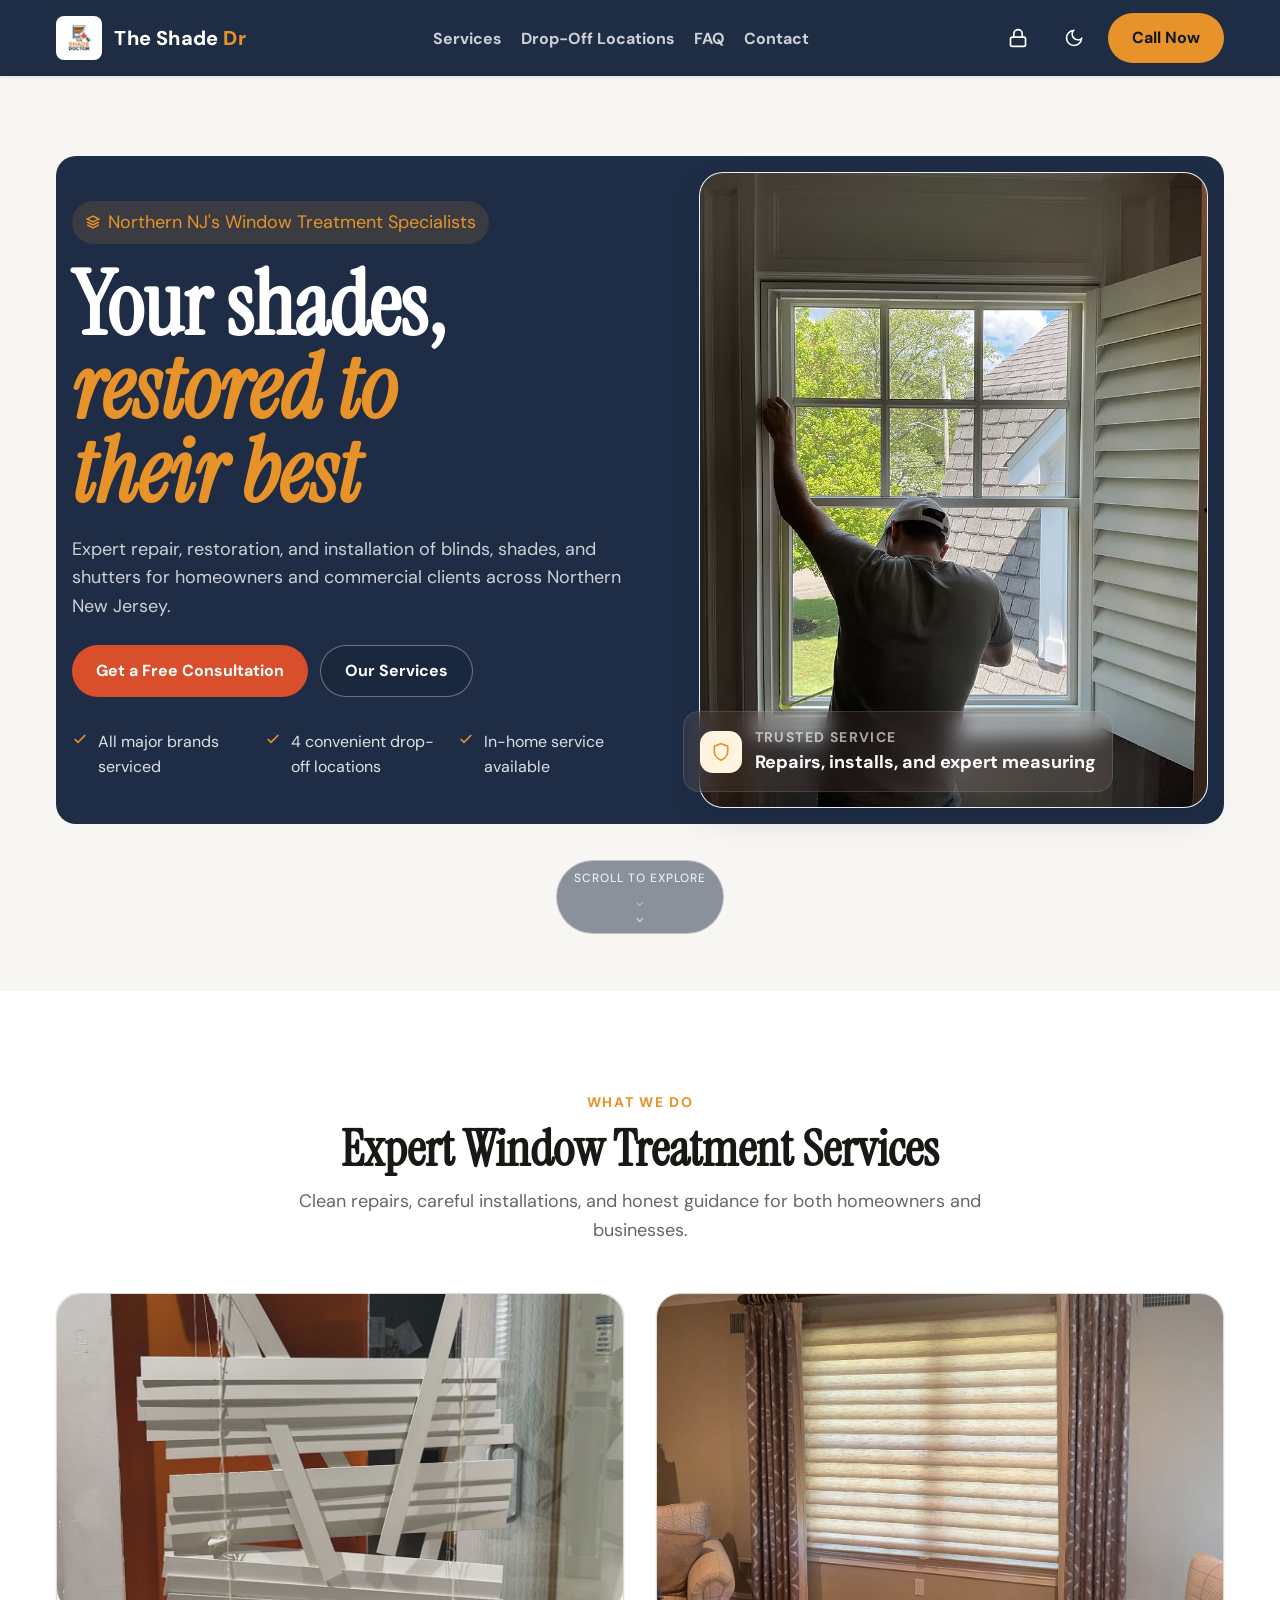
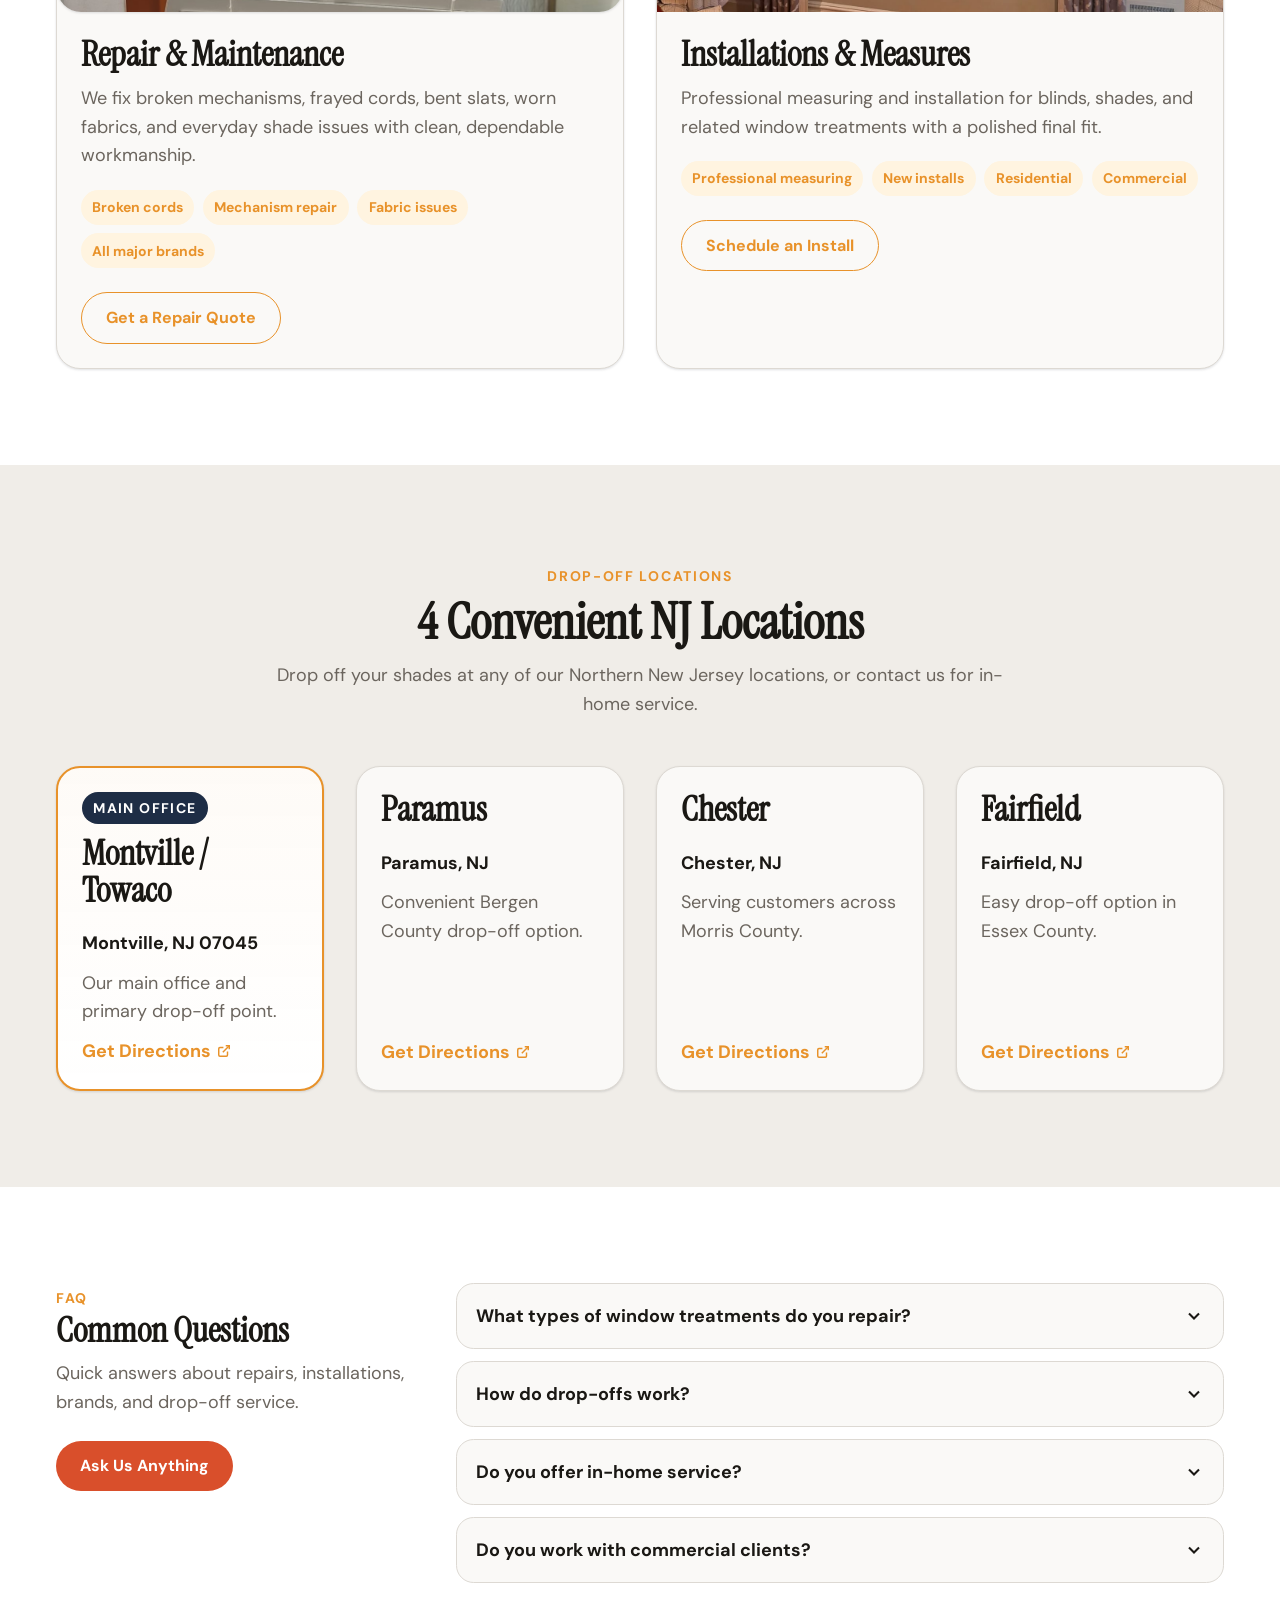
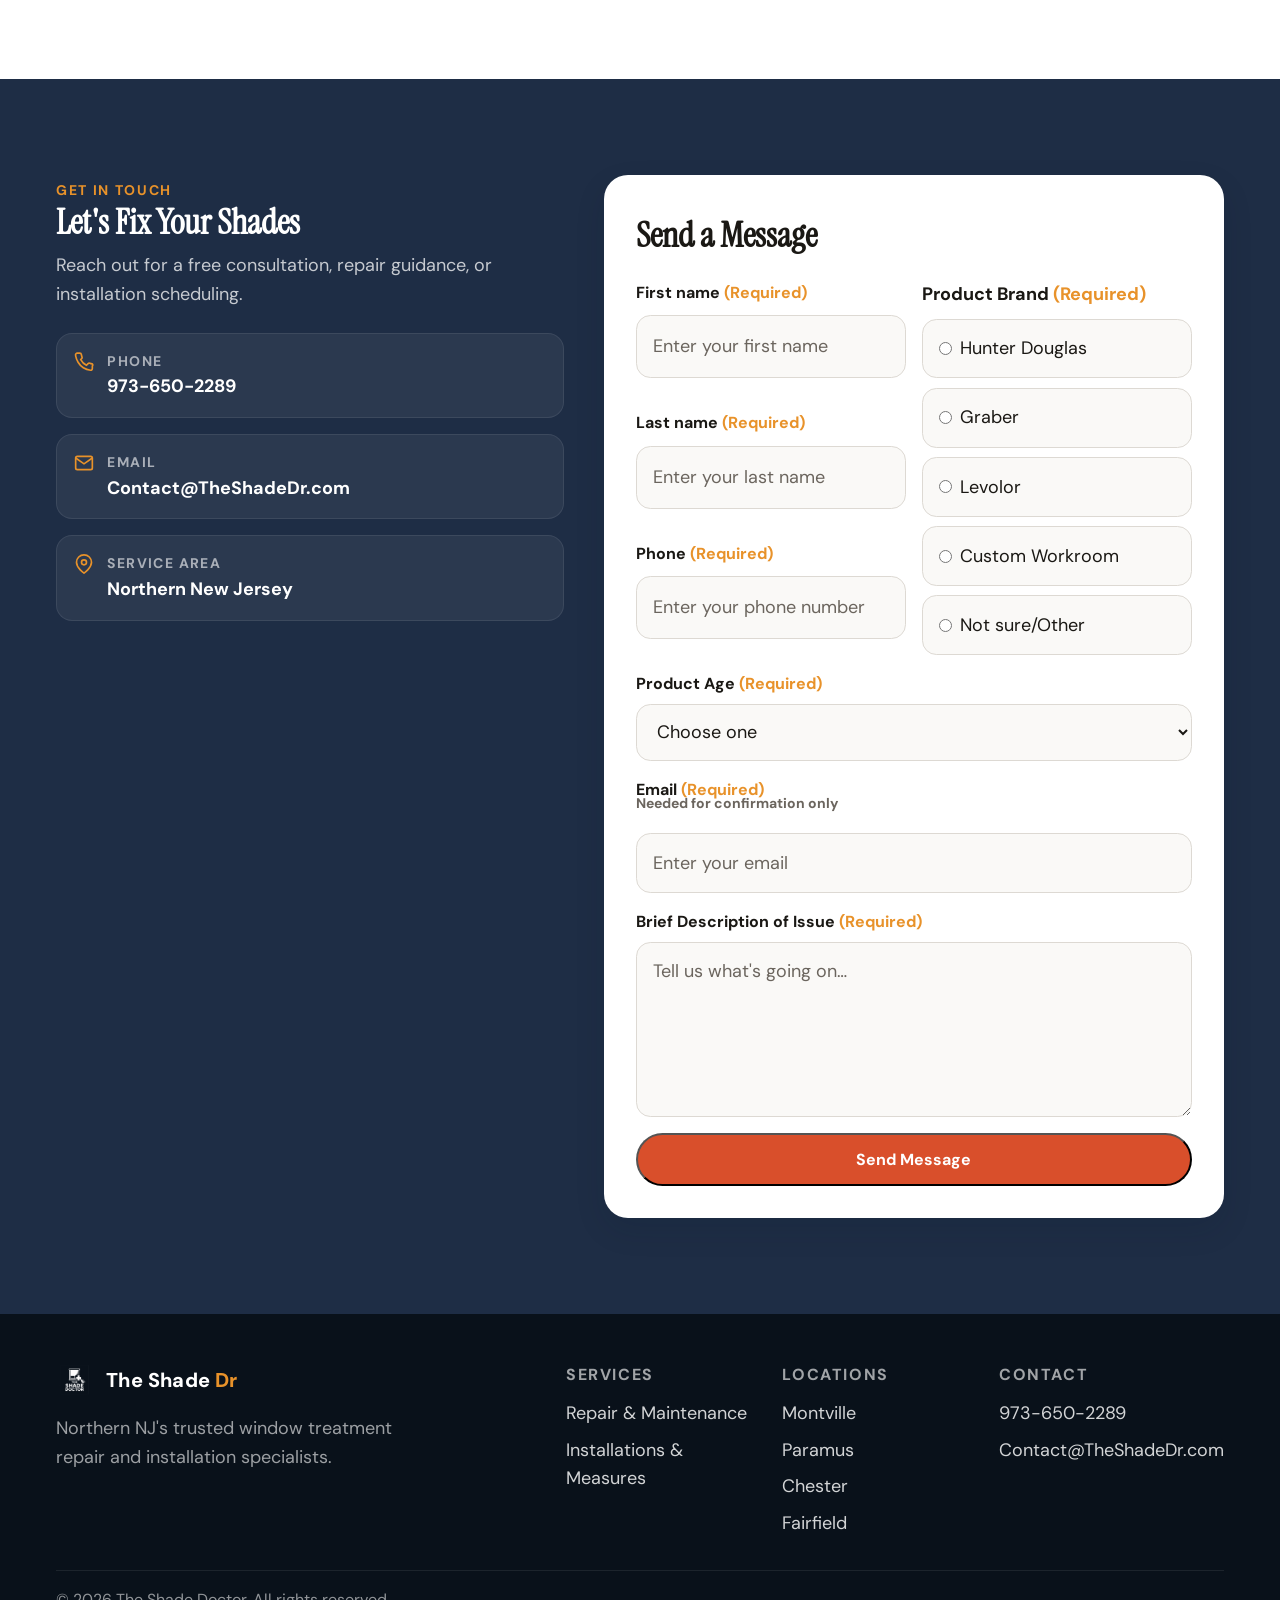
<file: index.html>
<!DOCTYPE html>
<html lang="en" data-theme="light">
<head>
  <meta charset="UTF-8" />
  <meta name="viewport" content="width=device-width, initial-scale=1.0" />
  <title>The Shade Doctor | Window Treatment Repair & Installation</title>
  <meta name="description" content="Window treatment repair and installation in Northern New Jersey." />
  <link rel="preconnect" href="https://fonts.googleapis.com">
  <link rel="preconnect" href="https://fonts.gstatic.com" crossorigin>
  <link href="https://api.fontshare.com/v2/css?f[]=cabinet-grotesk@400,500,700,800&display=swap" rel="stylesheet">
  <link href="https://fonts.googleapis.com/css2?family=Instrument+Serif:ital@0;1&family=DM+Sans:wght@300..700&display=swap" rel="stylesheet">
  <!-- ============ STYLES ============ -->
  <link rel="stylesheet" href="style.css">
</head>
<body>
  <!-- ============ SKIP-TO-CONTENT LINK ============ -->
  <a href="#main" class="sr-only">Skip to content</a>

  <!-- ============ HEADER / NAVIGATION ============ -->
  <header id="header" role="banner">
    <div class="container">
      <div class="header-inner">
        <a href="#hero" class="site-logo" aria-label="The Shade Doctor home">
          <img src="logo.png" alt="The Shade Doctor logo" width="44" height="44" class="logo-mark" loading="eager" decoding="async" style="background:var(--color-surface);border-radius:8px;padding:2px">
          <span class="logo-name">The Shade<span style="color:var(--color-accent)"> Dr</span></span>
        </a>
        <nav aria-label="Primary">
          <ul class="nav-desktop" role="list">
            <li><a href="#services">Services</a></li>
            <li><a href="#locations">Drop-Off Locations</a></li>
            <li><a href="#faq">FAQ</a></li>
            <li><a href="#contact">Contact</a></li>
          </ul>
        </nav>
        <div class="header-actions">
          <button class="lock-toggle" id="lock-toggle" aria-label="Admin Login"><svg width="20" height="20" viewBox="0 0 24 24" fill="none" stroke="currentColor" stroke-width="2"><rect x="3" y="11" width="18" height="11" rx="2" ry="2"/><path d="M7 11V7a5 5 0 0 1 10 0v4"/></svg></button>
          <button class="theme-toggle" data-theme-toggle aria-label="Switch theme"><svg width="20" height="20" viewBox="0 0 24 24" fill="none" stroke="currentColor" stroke-width="2"><path d="M21 12.79A9 9 0 1 1 11.21 3 7 7 0 0 0 21 12.79z"/></svg></button>
          <a href="tel:9736502289" class="btn" style="background:var(--color-accent);color:#0f1923">Call Now</a>
          <button id="menu-toggle" aria-label="Open menu" aria-expanded="false" aria-controls="mobile-menu"><svg width="24" height="24" viewBox="0 0 24 24" fill="none" stroke="currentColor" stroke-width="2"><line x1="3" y1="6" x2="21" y2="6"/><line x1="3" y1="12" x2="21" y2="12"/><line x1="3" y1="18" x2="21" y2="18"/></svg></button>
        </div>
      </div>
    <nav id="mobile-menu" aria-label="Mobile">
      <a href="#services">Services</a>
      <a href="#locations">Drop-Off Locations</a>
      <a href="#faq">FAQ</a>
      <a href="#contact">Contact</a>
      <a href="tel:9736502289" class="btn" style="background:var(--color-accent);color:#0f1923;margin-top:1rem">Call Now</a>
    </nav>
  </header>
  <!-- ============ MAIN CONTENT ============ -->
  <main id="main">
    <!-- ============ HERO SECTION ============ -->
    <section id="hero" aria-labelledby="hero-heading">
      <div class="container">
        <div class="hero-inner">
          <div class="reveal">
            <div class="hero-eyebrow"><svg width="14" height="14" viewBox="0 0 24 24" fill="none" stroke="currentColor" stroke-width="2.5"><path d="M12 2L2 7l10 5 10-5-10-5zM2 17l10 5 10-5M2 12l10 5 10-5"/></svg> Northern NJ's Window Treatment Specialists</div>
            <h1 class="hero-headline" id="hero-heading">Your shades,<br><em>restored to their best</em></h1>
            <p class="hero-sub">Expert repair, restoration, and installation of blinds, shades, and shutters for homeowners and commercial clients across Northern New Jersey.</p>
            <div class="hero-actions">
              <a href="#contact" class="btn btn-primary">Get a Free Consultation</a>
              <a href="#services" class="btn btn-secondary">Our Services</a>
            </div>
            <div class="hero-trust">
              <div class="hero-trust-item"><svg width="16" height="16" viewBox="0 0 24 24" fill="none" stroke="currentColor" stroke-width="2.5"><polyline points="20 6 9 17 4 12"/></svg><span>All major brands serviced</span></div>
              <div class="hero-trust-item"><svg width="16" height="16" viewBox="0 0 24 24" fill="none" stroke="currentColor" stroke-width="2.5"><polyline points="20 6 9 17 4 12"/></svg><span>4 convenient drop-off locations</span></div>
              <div class="hero-trust-item"><svg width="16" height="16" viewBox="0 0 24 24" fill="none" stroke="currentColor" stroke-width="2.5"><polyline points="20 6 9 17 4 12"/></svg><span>In-home service available</span></div>
            </div>
          </div>
          <div class="hero-image-wrap reveal">
            <img src="image1.png" alt="Hero section photo" width="560" height="700" loading="eager" decoding="async" onerror="this.replaceWith((()=>{const d=document.createElement('div');d.className='placeholder';d.style.aspectRatio='4 / 5';d.style.borderRadius='1.5rem';d.innerHTML='<strong>image1.png</strong><span>Hero Section Photo</span><small>Place your image file here</small>';return d;})())">
            <div class="hero-badge">
              <div class="hero-badge-icon"><svg width="20" height="20" viewBox="0 0 24 24" fill="none" stroke="currentColor" stroke-width="2"><path d="M12 22s8-4 8-10V5l-8-3-8 3v7c0 6 8 10 8 10z"/></svg></div>
              <div><div class="hero-badge-label">Trusted Service</div><div class="hero-badge-value">Repairs, installs, and expert measuring</div></div>
            </div>
          </div>
        </div>
      </div>
    </section>

    <div class="scroll-hint">
        <span>Scroll to explore</span>
        <div class="scroll-arrows">
          <span>&#8964;</span>
          <span>&#8964;</span>
        </div>
      </div>

      <br></br>
    <!-- ============ SERVICES SECTION ============ -->
    <section id="services" aria-labelledby="services-heading">
      <div class="container">
        <div class="section-header reveal">
          <span class="label">What We Do</span>
          <h2 id="services-heading">Expert Window Treatment Services</h2>
          <p class="section-sub">Clean repairs, careful installations, and honest guidance for both homeowners and businesses.</p>
        </div>
        <div class="services-grid">
          <article class="service-card reveal">
            <div class="service-img-wrap" id="cycling-image-wrapper">
              <img src="image2.png" alt="Repair and maintenance photo" width="720" height="405" loading="lazy" decoding="async" class="cycling-image" data-image="image2.png" onerror="this.replaceWith((()=>{const d=document.createElement('div');d.className='placeholder';d.style.aspectRatio='16 / 9';d.innerHTML='<strong>image2.png</strong><span>Repair &amp; Maintenance Photo</span><small>Place your image file here</small>';return d;})())">
              <img src="diddybludsreturn.png" alt="Repair and maintenance photo" width="720" height="405" loading="lazy" decoding="async" class="cycling-image fade-out" data-image="diddybludsreturn.png" onerror="this.replaceWith((()=>{const d=document.createElement('div');d.className='placeholder';d.style.aspectRatio='16 / 9';d.innerHTML='<strong>diddybludsreturn.png</strong><span>Repair &amp; Maintenance Photo</span><small>Place your image file here</small>';return d;})())">
            </div>
            <div class="service-body">
              <h3>Repair &amp; Maintenance</h3>
              <p>We fix broken mechanisms, frayed cords, bent slats, worn fabrics, and everyday shade issues with clean, dependable workmanship.</p>
              <div class="service-tags"><span class="service-tag">Broken cords</span><span class="service-tag">Mechanism repair</span><span class="service-tag">Fabric issues</span><span class="service-tag">All major brands</span></div>
              <a href="#contact" class="btn btn-secondary" style="margin-top:1.5rem">Get a Repair Quote</a>
            </div>
          </article>
          <article class="service-card reveal">
            <div class="service-img-wrap"><img src="image3.png" alt="Installations and measures photo" width="720" height="405" loading="lazy" decoding="async" onerror="this.replaceWith((()=>{const d=document.createElement('div');d.className='placeholder';d.style.aspectRatio='16 / 9';d.innerHTML='<strong>image3.png</strong><span>Installations &amp; Measures Photo</span><small>Place your image file here</small>';return d;})())"></div>
            <div class="service-body">
              <h3>Installations &amp; Measures</h3>
              <p>Professional measuring and installation for blinds, shades, and related window treatments with a polished final fit.</p>
              <div class="service-tags"><span class="service-tag">Professional measuring</span><span class="service-tag">New installs</span><span class="service-tag">Residential</span><span class="service-tag">Commercial</span></div>
              <a href="#contact" class="btn btn-secondary" style="margin-top:1.5rem">Schedule an Install</a>
            </div>
          </article>
        </div>
      </div>
    </section>

    <!-- ============ LOCATIONS SECTION ============ -->
    <section id="locations" aria-labelledby="locations-heading">
      <div class="container">
        <div class="section-header reveal">
          <span class="label">Drop-Off Locations</span>
          <h2 id="locations-heading">4 Convenient NJ Locations</h2>
          <p class="section-sub">Drop off your shades at any of our Northern New Jersey locations, or contact us for in-home service.</p>
        </div>
        <div class="locations-grid">
          <article class="location-card featured reveal"><div class="location-badge">Main Office</div><h3>Montville / Towaco</h3><p class="location-addr">Montville, NJ 07045</p><p class="location-note">Our main office and primary drop-off point.</p><a class="location-link" target="_blank" rel="noopener noreferrer" href="https://maps.apple/r/.Mgz3x1cvQb2Uh">Get Directions <svg width="14" height="14" viewBox="0 0 24 24" fill="none" stroke="currentColor" stroke-width="2.5"><path d="M18 13v6a2 2 0 0 1-2 2H5a2 2 0 0 1-2-2V8a2 2 0 0 1 2-2h6"/><polyline points="15 3 21 3 21 9"/><line x1="10" y1="14" x2="21" y2="3"/></svg></a></article>
          <article class="location-card reveal"><h3>Paramus</h3><p class="location-addr">Paramus, NJ</p><p class="location-note">Convenient Bergen County drop-off option.</p><a class="location-link" target="_blank" rel="noopener noreferrer" href="https://maps.apple.com/?q=Paramus,NJ">Get Directions <svg width="14" height="14" viewBox="0 0 24 24" fill="none" stroke="currentColor" stroke-width="2.5"><path d="M18 13v6a2 2 0 0 1-2 2H5a2 2 0 0 1-2-2V8a2 2 0 0 1 2-2h6"/><polyline points="15 3 21 3 21 9"/><line x1="10" y1="14" x2="21" y2="3"/></svg></a></article>
          <article class="location-card reveal"><h3>Chester</h3><p class="location-addr">Chester, NJ</p><p class="location-note">Serving customers across Morris County.</p><a class="location-link" target="_blank" rel="noopener noreferrer" href="https://maps.apple.com/?q=Chester,NJ">Get Directions <svg width="14" height="14" viewBox="0 0 24 24" fill="none" stroke="currentColor" stroke-width="2.5"><path d="M18 13v6a2 2 0 0 1-2 2H5a2 2 0 0 1-2-2V8a2 2 0 0 1 2-2h6"/><polyline points="15 3 21 3 21 9"/><line x1="10" y1="14" x2="21" y2="3"/></svg></a></article>
          <article class="location-card reveal"><h3>Fairfield</h3><p class="location-addr">Fairfield, NJ</p><p class="location-note">Easy drop-off option in Essex County.</p><a class="location-link" target="_blank" rel="noopener noreferrer" href="https://maps.apple.com/?q=Fairfield,NJ">Get Directions <svg width="14" height="14" viewBox="0 0 24 24" fill="none" stroke="currentColor" stroke-width="2.5"><path d="M18 13v6a2 2 0 0 1-2 2H5a2 2 0 0 1-2-2V8a2 2 0 0 1 2-2h6"/><polyline points="15 3 21 3 21 9"/><line x1="10" y1="14" x2="21" y2="3"/></svg></a></article>
        </div>
      </div>
    </section>

    <!-- ============ FAQ SECTION ============ -->
    <section id="faq" aria-labelledby="faq-heading">
      <div class="container">
        <div class="faq-inner">
          <div class="faq-sidebar reveal">
            <span class="label">FAQ</span>
            <h2 id="faq-heading">Common Questions</h2>
            <p>Quick answers about repairs, installations, brands, and drop-off service.</p>
            <a href="#contact" class="btn btn-primary" style="margin-top:1.5rem">Ask Us Anything</a>
          </div>
          <div class="faq-list">
            <div class="faq-item reveal"><button class="faq-question" aria-expanded="false">What types of window treatments do you repair?<svg class="faq-icon" width="20" height="20" viewBox="0 0 24 24" fill="none" stroke="currentColor" stroke-width="2.5"><polyline points="6 9 12 15 18 9"/></svg></button><div class="faq-answer"><p>We repair blinds, shades, shutters, and many common residential and commercial window treatment systems.</p></div></div>
            <div class="faq-item reveal"><button class="faq-question" aria-expanded="false">How do drop-offs work?<svg class="faq-icon" width="20" height="20" viewBox="0 0 24 24" fill="none" stroke="currentColor" stroke-width="2.5"><polyline points="6 9 12 15 18 9"/></svg></button><div class="faq-answer"><p>Bring your item to one of the listed locations and contact us ahead of time so we can confirm timing and next steps.</p></div></div>
            <div class="faq-item reveal"><button class="faq-question" aria-expanded="false">Do you offer in-home service?<svg class="faq-icon" width="20" height="20" viewBox="0 0 24 24" fill="none" stroke="currentColor" stroke-width="2.5"><polyline points="6 9 12 15 18 9"/></svg></button><div class="faq-answer"><p>Yes. In-home service is available for measuring, installations, and situations where removal is difficult.</p></div></div>
            <div class="faq-item reveal"><button class="faq-question" aria-expanded="false">Do you work with commercial clients?<svg class="faq-icon" width="20" height="20" viewBox="0 0 24 24" fill="none" stroke="currentColor" stroke-width="2.5"><polyline points="6 9 12 15 18 9"/></svg></button><div class="faq-answer"><p>Yes. We work with homeowners and commercial clients across Northern New Jersey.</p></div></div>
          </div>
        </div>
      </div>
    </section>

    <!-- ============ CONTACT SECTION ============ -->
    <section id="contact" aria-labelledby="contact-heading">
      <div class="container">
        <div class="contact-inner">
          <div class="contact-info reveal">
            <span class="label">Get in Touch</span>
            <h2 id="contact-heading">Let's Fix Your Shades</h2>
            <p>Reach out for a free consultation, repair guidance, or installation scheduling.</p>
            <div class="contact-details">
              <div class="contact-item"><svg width="20" height="20" viewBox="0 0 24 24" fill="none" stroke="currentColor" stroke-width="2"><path d="M22 16.92v3a2 2 0 0 1-2.18 2 19.79 19.79 0 0 1-8.63-3.07A19.5 19.5 0 0 1 4.9 12.27 19.79 19.79 0 0 1 1.88 3.59 2 2 0 0 1 3.88 1.4h3a2 2 0 0 1 2 1.72c.127.96.361 1.903.7 2.81a2 2 0 0 1-.45 2.11L8.09 9.07a16 16 0 0 0 6.84 6.84l1.93-1.94a2 2 0 0 1 2.11-.45c.907.339 1.85.573 2.81.7A2 2 0 0 1 22 16.92z"/></svg><div><div class="contact-item-label">Phone</div><a class="contact-item-value" href="tel:9736502289">973-650-2289</a></div></div>
              <div class="contact-item"><svg width="20" height="20" viewBox="0 0 24 24" fill="none" stroke="currentColor" stroke-width="2"><path d="M4 4h16c1.1 0 2 .9 2 2v12c0 1.1-.9 2-2 2H4c-1.1 0-2-.9-2-2V6c0-1.1.9-2 2-2z"/><polyline points="22,6 12,13 2,6"/></svg><div><div class="contact-item-label">Email</div><a class="contact-item-value" href="mailto:Contact@TheShadeDr.com">Contact@TheShadeDr.com</a></div></div>
              <div class="contact-item"><svg width="20" height="20" viewBox="0 0 24 24" fill="none" stroke="currentColor" stroke-width="2"><path d="M21 10c0 7-9 13-9 13s-9-6-9-13a9 9 0 0 1 18 0z"/><circle cx="12" cy="10" r="3"/></svg><div><div class="contact-item-label">Service Area</div><div class="contact-item-value">Northern New Jersey</div></div></div>
            </div>
          </div>
          <div class="contact-form-wrap reveal">
            <form class="contact-form">
              <h3>Send a Message</h3>
              <div style="display:grid;grid-template-columns:1fr 1fr;gap:1rem;margin-bottom:1rem">
                <div style="display:grid;gap:1rem">
                  <div class="form-group"><label for="firstName">First name <span style="color:var(--color-accent)">(Required)</span></label><input id="firstName" name="firstName" type="text" placeholder="Enter your first name" required></div>
                  <div class="form-group"><label for="lastName">Last name <span style="color:var(--color-accent)">(Required)</span></label><input id="lastName" name="lastName" type="text" placeholder="Enter your last name" required></div>
                  <div class="form-group"><label for="phone">Phone <span style="color:var(--color-accent)">(Required)</span></label><input id="phone" name="phone" type="tel" placeholder="Enter your phone number" required></div>
                </div>
                <fieldset style="display:grid;gap:.45rem;margin-bottom:0;border:none;padding:0"><legend style="font-weight:700;margin-bottom:.65rem;padding:0">Product Brand <span style="color:var(--color-accent)">(Required)</span></legend><div style="display:grid;gap:.6rem"><div style="padding:.9rem 1rem;border-radius:.9rem;border:1px solid var(--color-border);background:var(--color-surface-2)"><label style="display:flex;align-items:center;gap:.5rem;cursor:pointer;font-weight:400;margin:0"><input type="radio" name="brand" value="Hunter Douglas" style="margin:0" class="brand-select"> Hunter Douglas</label></div><div style="padding:.9rem 1rem;border-radius:.9rem;border:1px solid var(--color-border);background:var(--color-surface-2)"><label style="display:flex;align-items:center;gap:.5rem;cursor:pointer;font-weight:400;margin:0"><input type="radio" name="brand" value="Graber" style="margin:0" class="brand-select"> Graber</label></div><div style="padding:.9rem 1rem;border-radius:.9rem;border:1px solid var(--color-border);background:var(--color-surface-2)"><label style="display:flex;align-items:center;gap:.5rem;cursor:pointer;font-weight:400;margin:0"><input type="radio" name="brand" value="Levolor" style="margin:0" class="brand-select"> Levolor</label></div><div style="padding:.9rem 1rem;border-radius:.9rem;border:1px solid var(--color-border);background:var(--color-surface-2)"><label style="display:flex;align-items:center;gap:.5rem;cursor:pointer;font-weight:400;margin:0"><input type="radio" name="brand" value="Custom Workroom" style="margin:0" class="brand-select"> Custom Workroom</label></div><div style="padding:.9rem 1rem;border-radius:.9rem;border:1px solid var(--color-border);background:var(--color-surface-2)"><label style="display:flex;align-items:center;gap:.5rem;cursor:pointer;font-weight:400;margin:0"><input type="radio" name="brand" value="Not sure/Other" style="margin:0" class="brand-select"> Not sure/Other</label></div></div></fieldset>
              <div class="form-group" id="order-number-group" style="display:none;margin-top:1rem"><label for="orderNumber">Order Number <span style="color:var(--color-accent)">(If Available)</span><p style="font-size:var(--text-xs);color:var(--color-text-muted);margin:-0.65rem 0 .75rem 0">Product Order numbers can typically be found on a sticker on shade headrail or on original paperwork!</p></label><input id="orderNumber" name="orderNumber" type="text" placeholder="Enter order number (if available)"></div>
              </div>
              <div class="form-group"><label for="age">Product Age <span style="color:var(--color-accent)">(Required)</span></label><select id="age" name="age" required><option value="">Choose one</option><option>Under 1 year</option><option>Under 5 years</option><option>5 - 10 years</option><option>10 + years</option><option>Not sure</option></select></div>
              <div class="form-group"><label for="email">Email <span style="color:var(--color-accent)">(Required)</span><p style="font-size:var(--text-xs);color:var(--color-text-muted);margin:-0.65rem 0 .75rem 0">Needed for confirmation only</p></label><input id="email" name="email" type="email" placeholder="Enter your email" required></div>
              <div class="form-group"><label for="issue">Brief Description of Issue <span style="color:var(--color-accent)">(Required)</span></label><textarea id="issue" name="issue" rows="5" placeholder="Tell us what's going on…" required></textarea></div>
              <button type="submit" class="btn btn-primary" style="width:100%">Send Message</button>
            </form>
          </div>
        </div>
      </div>
    </section>
  </main>

  <!-- ============ FOOTER ============ -->
  <footer id="footer" role="contentinfo">
    <div class="container">
      <div class="footer-inner">
        <div>
          <a href="#hero" class="site-logo" style="margin-bottom:1rem"><img src="logo.png" alt="The Shade Doctor logo" width="36" height="36" loading="lazy" decoding="async" style="height:36px;width:auto;object-fit:contain;filter:brightness(0) invert(1)"><span class="logo-name">The Shade<span style="color:var(--color-accent)"> Dr</span></span></a>
          <p style="color:rgba(255,255,255,.6);max-width:30ch">Northern NJ's trusted window treatment repair and installation specialists.</p>
        </div>
        <div class="footer-nav">
          <div class="footer-col"><h4>Services</h4><ul role="list"><li><a href="#services">Repair &amp; Maintenance</a></li><li><a href="#services">Installations &amp; Measures</a></li></ul></div>
          <div class="footer-col"><h4>Locations</h4><ul role="list"><li><a href="#locations">Montville</a></li><li><a href="#locations">Paramus</a></li><li><a href="#locations">Chester</a></li><li><a href="#locations">Fairfield</a></li></ul></div>
          <div class="footer-col"><h4>Contact</h4><ul role="list"><li><a href="tel:9736502289">973-650-2289</a></li><li><a href="mailto:Contact@TheShadeDr.com">Contact@TheShadeDr.com</a></li></ul></div>
        </div>
      </div>
      <div class="footer-bottom">&copy; 2026 The Shade Doctor. All rights reserved.</div>
    </div>
  </footer>

  <!-- ============ PASSWORD MODAL ============ -->
  <div class="modal-overlay" id="password-modal" style="display: none;">
    <div class="modal-content">
      <button class="modal-close" id="modal-close" aria-label="Close modal"><svg width="20" height="20" viewBox="0 0 24 24" fill="none" stroke="currentColor" stroke-width="2"><line x1="18" y1="6" x2="6" y2="18"/><line x1="6" y1="6" x2="18" y2="18"/></svg></button>
      <div class="modal-icon"><svg width="32" height="32" viewBox="0 0 24 24" fill="none" stroke="currentColor" stroke-width="2"><rect x="3" y="11" width="18" height="11" rx="2" ry="2"/><path d="M7 11V7a5 5 0 0 1 10 0v4"/></svg></div>
      <h3>Admin Access</h3>
      <p>Enter password to access orders</p>
      <input type="password" id="admin-password" placeholder="Enter password" autocomplete="off">
      <button class="btn btn-primary" id="password-submit">Unlock</button>
      <p class="password-error" id="password-error">Incorrect password</p>
    </div>
  </div>

  <!-- ============ SCRIPTS ============ -->
  <script src="script.js" defer></script>
</body>
</html>
</file>
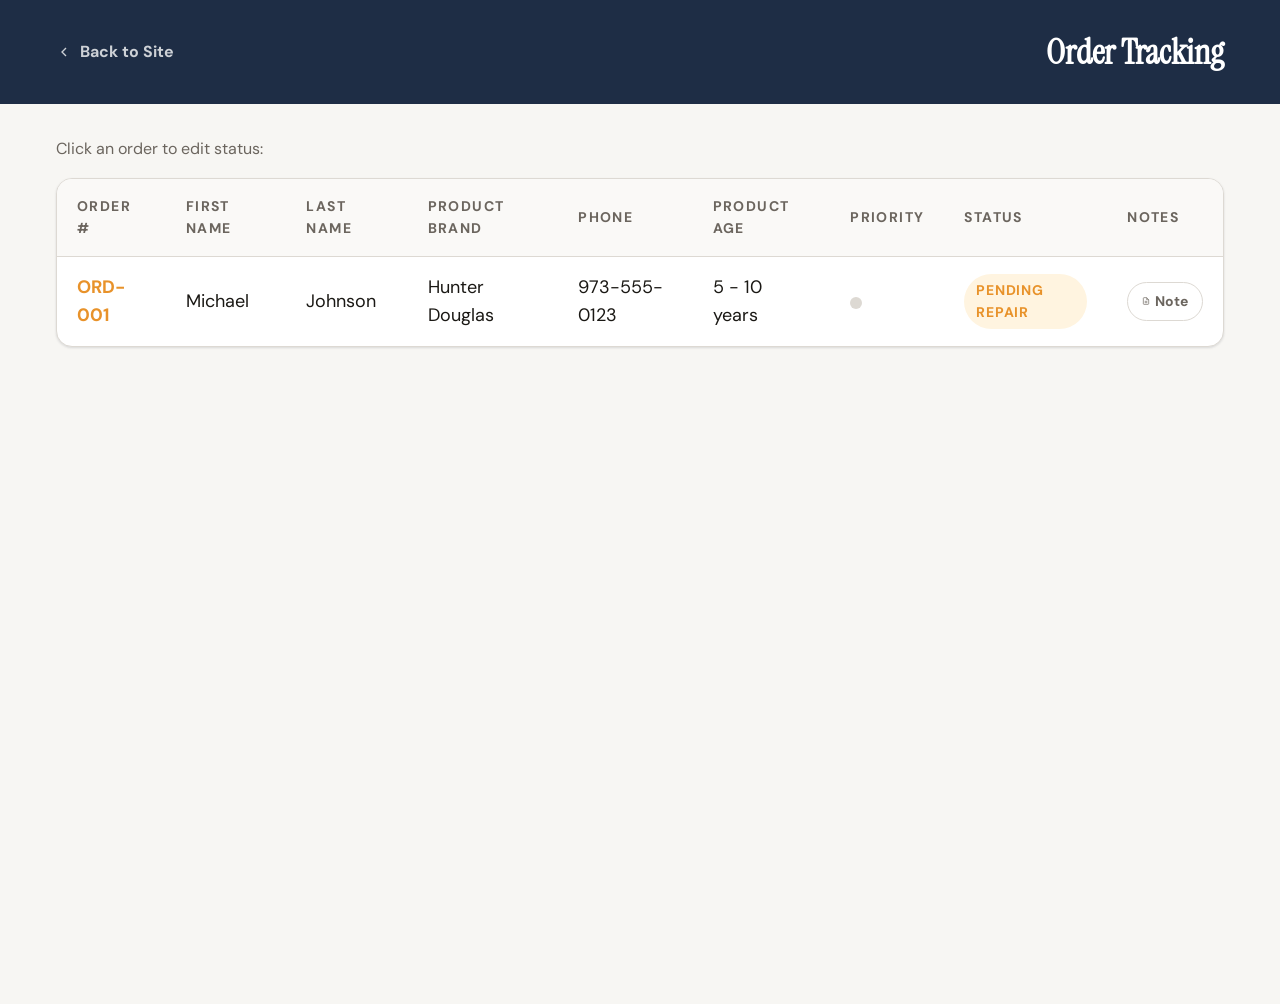
<file: orders.html>
<!DOCTYPE html>
<html lang="en" data-theme="light">
<head>
  <meta charset="UTF-8" />
  <meta name="viewport" content="width=device-width, initial-scale=1.0" />
  <title>Orders | The Shade Doctor</title>
  <link rel="preconnect" href="https://fonts.googleapis.com">
  <link rel="preconnect" href="https://fonts.gstatic.com" crossorigin>
  <link href="https://api.fontshare.com/v2/css?f[]=cabinet-grotesk@400,500,700,800&display=swap" rel="stylesheet">
  <link href="https://fonts.googleapis.com/css2?family=Instrument+Serif:ital@0;1&family=DM+Sans:wght@300..700&display=swap" rel="stylesheet">
  <link rel="stylesheet" href="style.css">
  <script src="orders-script.js" defer></script>
</head>
<body>
  <!-- ============ ORDERS HEADER ============ -->
  <header class="orders-header">
    <div class="container">
      <a href="index.html" class="back-btn"><svg width="16" height="16" viewBox="0 0 24 24" fill="none" stroke="currentColor" stroke-width="2"><polyline points="15 18 9 12 15 6"/></svg> Back to Site</a>
      <h1>Order Tracking</h1>
    </div>
  </header>

  <!-- ============ ORDERS CONTENT ============ -->
  <main class="orders-page">
    <div class="orders-container">
      <div class="container">
        <p style="margin-bottom: 1rem; color: var(--color-text-muted); font-size: var(--text-sm);">Click an order to edit status:</p>
        <div class="orders-table-wrap">
          <table class="orders-table">
            <thead>
              <tr>
                <th>Order #</th>
                <th>First Name</th>
                <th>Last Name</th>
                <th>Product Brand</th>
                <th>Phone</th>
                <th>Product Age</th>
                <th>Priority</th>
                <th>Status</th>
                <th>Notes</th>
              </tr>
            </thead>
            <tbody>
              <tr data-order-id="ORD-001">
                <td><span class="order-number">ORD-001</span></td>
                <td>Michael</td>
                <td>Johnson</td>
                <td>Hunter Douglas</td>
                <td>973-555-0123</td>
                <td>5 - 10 years</td>
                <td><span class="priority-dot none"></span></td>
                <td><span class="status-badge pending">Pending Repair</span></td>
                <td><button class="note-btn" data-note="The lift cord snapped when trying to raise the shade. The mechanism seems intact but the cord needs full replacement. Customer mentioned it's been like this for 2 weeks."><svg width="14" height="14" viewBox="0 0 24 24" fill="none" stroke="currentColor" stroke-width="2"><path d="M14 2H6a2 2 0 0 0-2 2v16a2 2 0 0 0 2 2h12a2 2 0 0 0 2-2V8z"/><polyline points="14 2 14 8 20 8"/><line x1="16" y1="13" x2="8" y2="13"/><line x1="16" y1="17" x2="8" y2="17"/></svg> Note</button></td>
              </tr>
            </tbody>
          </table>
        </div>

        <!-- Order Actions Panel -->
        <div class="order-actions" id="order-actions">
          <h3>Update Order: <span id="selected-order-num">ORD-001</span></h3>
          <div class="action-row">
            <div class="action-group">
              <label>Priority</label>
              <div class="priority-options">
                <button class="priority-btn" data-priority="none">None</button>
                <button class="priority-btn" data-priority="green">Low</button>
                <button class="priority-btn" data-priority="yellow">Medium</button>
                <button class="priority-btn" data-priority="red">High</button>
              </div>
            </div>
            <div class="action-group">
              <label>Status</label>
              <div class="status-options">
                <button class="status-btn" data-status="pending">Pending Repair</button>
                <button class="status-btn" data-status="repairing">Currently Repairing</button>
                <button class="status-btn" data-status="repaired">Repaired</button>
              </div>
            </div>
          </div>
        </div>
      </div>
    </div>
  </main>

  <!-- ============ NOTE MODAL ============ -->
  <div class="modal-overlay notes-modal" id="note-modal">
    <div class="modal-content">
      <button class="modal-close" id="note-modal-close" aria-label="Close modal"><svg width="20" height="20" viewBox="0 0 24 24" fill="none" stroke="currentColor" stroke-width="2"><line x1="18" y1="6" x2="6" y2="18"/><line x1="6" y1="6" x2="18" y2="18"/></svg></button>
      <h3>Order Notes</h3>
      <p style="color: var(--color-text-muted); font-size: var(--text-sm); margin-bottom: 1rem;">Customer description:</p>
      <div class="order-note" id="note-content"></div>
    </div>
  </div>
</body>
</html>
</file>
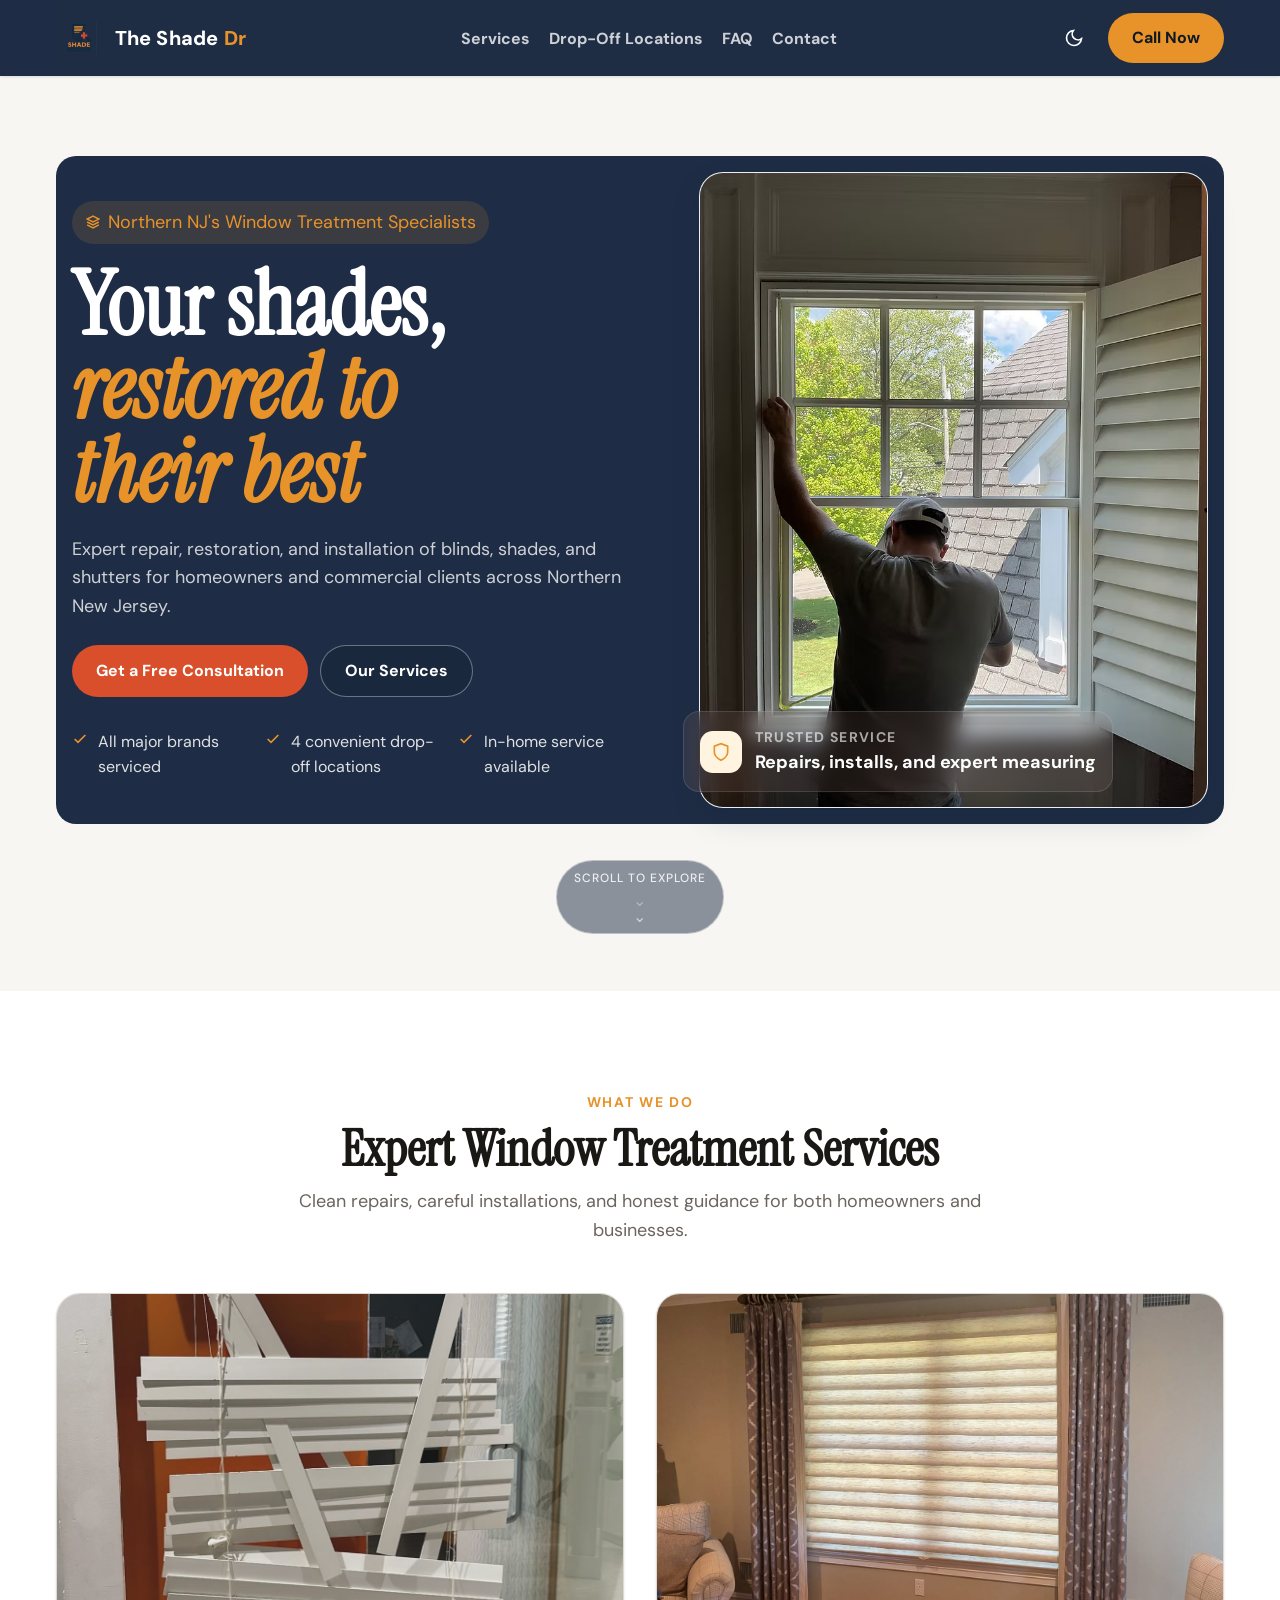
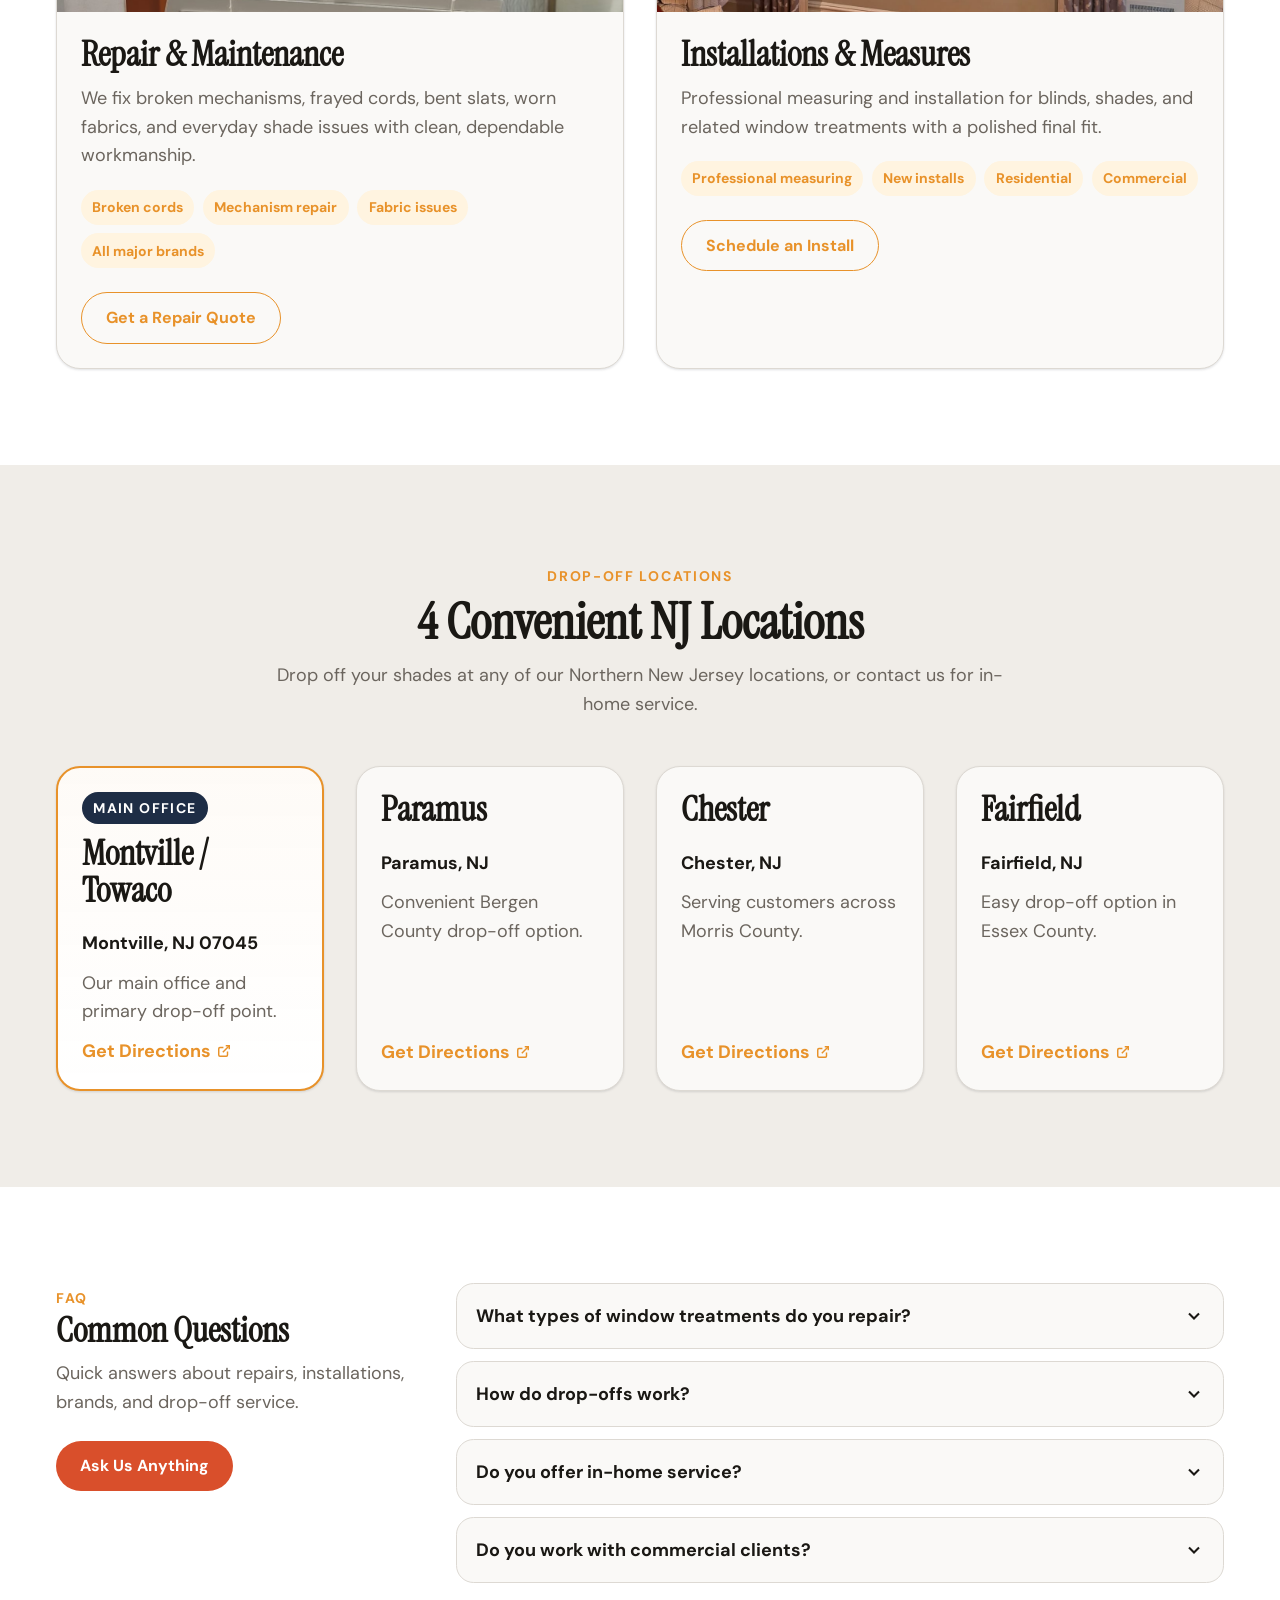
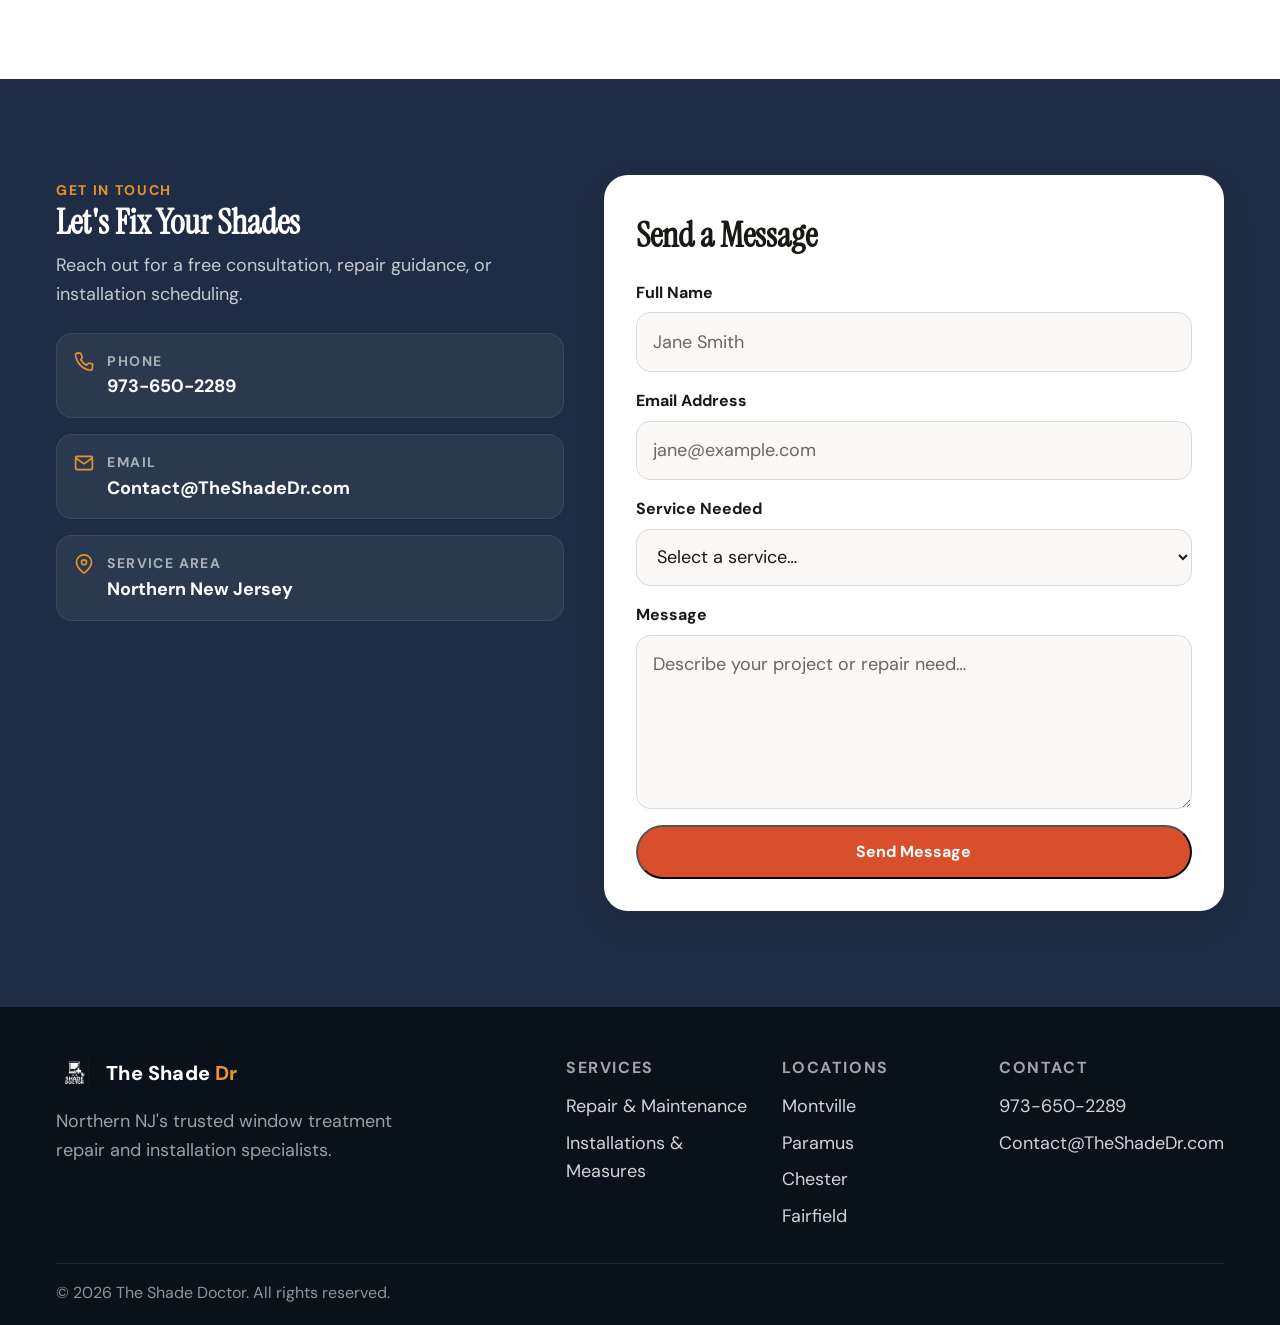
<file: the-shade-dr.html>
<!DOCTYPE html>
<html lang="en" data-theme="light">
<head>
  <meta charset="UTF-8" />
  <meta name="viewport" content="width=device-width, initial-scale=1.0" />
  <title>The Shade Doctor | Window Treatment Repair & Installation</title>
  <meta name="description" content="Window treatment repair and installation in Northern New Jersey." />
  <link rel="preconnect" href="https://fonts.googleapis.com">
  <link rel="preconnect" href="https://fonts.gstatic.com" crossorigin>
  <link href="https://api.fontshare.com/v2/css?f[]=cabinet-grotesk@400,500,700,800&display=swap" rel="stylesheet">
  <link href="https://fonts.googleapis.com/css2?family=Instrument+Serif:ital@0;1&family=DM+Sans:wght@300..700&display=swap" rel="stylesheet">
  <!-- ============ STYLES ============ -->
  <link rel="stylesheet" href="style.css">
</head>
<body>
  <!-- ============ SKIP-TO-CONTENT LINK ============ -->
  <a href="#main" class="sr-only">Skip to content</a>

  <!-- ============ HEADER / NAVIGATION ============ -->
  <header id="header" role="banner">
    <div class="container">
      <div class="header-inner">
        <a href="#hero" class="site-logo" aria-label="The Shade Doctor home">
          <img src="logo.png" alt="The Shade Doctor logo" width="44" height="44" class="logo-mark" loading="eager" decoding="async">
          <span class="logo-name">The Shade<span style="color:var(--color-accent)"> Dr</span></span>
        </a>
        <nav aria-label="Primary">
          <ul class="nav-desktop" role="list">
            <li><a href="#services">Services</a></li>
            <li><a href="#locations">Drop-Off Locations</a></li>
            <li><a href="#faq">FAQ</a></li>
            <li><a href="#contact">Contact</a></li>
          </ul>
        </nav>
        <div class="header-actions">
          <button class="theme-toggle" data-theme-toggle aria-label="Switch theme"><svg width="20" height="20" viewBox="0 0 24 24" fill="none" stroke="currentColor" stroke-width="2"><path d="M21 12.79A9 9 0 1 1 11.21 3 7 7 0 0 0 21 12.79z"/></svg></button>
          <a href="tel:9736502289" class="btn" style="background:var(--color-accent);color:#0f1923">Call Now</a>
          <button id="menu-toggle" aria-label="Open menu" aria-expanded="false" aria-controls="mobile-menu"><svg width="24" height="24" viewBox="0 0 24 24" fill="none" stroke="currentColor" stroke-width="2"><line x1="3" y1="6" x2="21" y2="6"/><line x1="3" y1="12" x2="21" y2="12"/><line x1="3" y1="18" x2="21" y2="18"/></svg></button>
        </div>
      </div>
    <nav id="mobile-menu" aria-label="Mobile">
      <a href="#services">Services</a>
      <a href="#locations">Drop-Off Locations</a>
      <a href="#faq">FAQ</a>
      <a href="#contact">Contact</a>
      <a href="tel:9736502289" class="btn" style="background:var(--color-accent);color:#0f1923;margin-top:1rem">Call Now</a>
    </nav>
  </header>
  <!-- ============ MAIN CONTENT ============ -->
  <main id="main">
    <!-- ============ HERO SECTION ============ -->
    <section id="hero" aria-labelledby="hero-heading">
      <div class="container">
        <div class="hero-inner">
          <div class="reveal">
            <div class="hero-eyebrow"><svg width="14" height="14" viewBox="0 0 24 24" fill="none" stroke="currentColor" stroke-width="2.5"><path d="M12 2L2 7l10 5 10-5-10-5zM2 17l10 5 10-5M2 12l10 5 10-5"/></svg> Northern NJ's Window Treatment Specialists</div>
            <h1 class="hero-headline" id="hero-heading">Your shades,<br><em>restored to their best</em></h1>
            <p class="hero-sub">Expert repair, restoration, and installation of blinds, shades, and shutters for homeowners and commercial clients across Northern New Jersey.</p>
            <div class="hero-actions">
              <a href="#contact" class="btn btn-primary">Get a Free Consultation</a>
              <a href="#services" class="btn btn-secondary">Our Services</a>
            </div>
            <div class="hero-trust">
              <div class="hero-trust-item"><svg width="16" height="16" viewBox="0 0 24 24" fill="none" stroke="currentColor" stroke-width="2.5"><polyline points="20 6 9 17 4 12"/></svg><span>All major brands serviced</span></div>
              <div class="hero-trust-item"><svg width="16" height="16" viewBox="0 0 24 24" fill="none" stroke="currentColor" stroke-width="2.5"><polyline points="20 6 9 17 4 12"/></svg><span>4 convenient drop-off locations</span></div>
              <div class="hero-trust-item"><svg width="16" height="16" viewBox="0 0 24 24" fill="none" stroke="currentColor" stroke-width="2.5"><polyline points="20 6 9 17 4 12"/></svg><span>In-home service available</span></div>
            </div>
          </div>
          <div class="hero-image-wrap reveal">
            <img src="image1.png" alt="Hero section photo" width="560" height="700" loading="eager" decoding="async" onerror="this.replaceWith((()=>{const d=document.createElement('div');d.className='placeholder';d.style.aspectRatio='4 / 5';d.style.borderRadius='1.5rem';d.innerHTML='<strong>image1.png</strong><span>Hero Section Photo</span><small>Place your image file here</small>';return d;})())">
            <div class="hero-badge">
              <div class="hero-badge-icon"><svg width="20" height="20" viewBox="0 0 24 24" fill="none" stroke="currentColor" stroke-width="2"><path d="M12 22s8-4 8-10V5l-8-3-8 3v7c0 6 8 10 8 10z"/></svg></div>
              <div><div class="hero-badge-label">Trusted Service</div><div class="hero-badge-value">Repairs, installs, and expert measuring</div></div>
            </div>
          </div>
        </div>
      </div>
    </section>

    <div class="scroll-hint">
        <span>Scroll to explore</span>
        <div class="scroll-arrows">
          <span>&#8964;</span>
          <span>&#8964;</span>
        </div>
      </div>

      <br></br>
    <!-- ============ SERVICES SECTION ============ -->
    <section id="services" aria-labelledby="services-heading">
      <div class="container">
        <div class="section-header reveal">
          <span class="label">What We Do</span>
          <h2 id="services-heading">Expert Window Treatment Services</h2>
          <p class="section-sub">Clean repairs, careful installations, and honest guidance for both homeowners and businesses.</p>
        </div>
        <div class="services-grid">
          <article class="service-card reveal">
            <div class="service-img-wrap"><img src="image2.png" alt="Repair and maintenance photo" width="720" height="405" loading="lazy" decoding="async" onerror="this.replaceWith((()=>{const d=document.createElement('div');d.className='placeholder';d.style.aspectRatio='16 / 9';d.innerHTML='<strong>image2.png</strong><span>Repair &amp; Maintenance Photo</span><small>Place your image file here</small>';return d;})())"></div>
            <div class="service-body">
              <h3>Repair &amp; Maintenance</h3>
              <p>We fix broken mechanisms, frayed cords, bent slats, worn fabrics, and everyday shade issues with clean, dependable workmanship.</p>
              <div class="service-tags"><span class="service-tag">Broken cords</span><span class="service-tag">Mechanism repair</span><span class="service-tag">Fabric issues</span><span class="service-tag">All major brands</span></div>
              <a href="#contact" class="btn btn-secondary" style="margin-top:1.5rem">Get a Repair Quote</a>
            </div>
          </article>
          <article class="service-card reveal">
            <div class="service-img-wrap"><img src="image3.png" alt="Installations and measures photo" width="720" height="405" loading="lazy" decoding="async" onerror="this.replaceWith((()=>{const d=document.createElement('div');d.className='placeholder';d.style.aspectRatio='16 / 9';d.innerHTML='<strong>image3.png</strong><span>Installations &amp; Measures Photo</span><small>Place your image file here</small>';return d;})())"></div>
            <div class="service-body">
              <h3>Installations &amp; Measures</h3>
              <p>Professional measuring and installation for blinds, shades, and related window treatments with a polished final fit.</p>
              <div class="service-tags"><span class="service-tag">Professional measuring</span><span class="service-tag">New installs</span><span class="service-tag">Residential</span><span class="service-tag">Commercial</span></div>
              <a href="#contact" class="btn btn-secondary" style="margin-top:1.5rem">Schedule an Install</a>
            </div>
          </article>
        </div>
      </div>
    </section>

    <!-- ============ LOCATIONS SECTION ============ -->
    <section id="locations" aria-labelledby="locations-heading">
      <div class="container">
        <div class="section-header reveal">
          <span class="label">Drop-Off Locations</span>
          <h2 id="locations-heading">4 Convenient NJ Locations</h2>
          <p class="section-sub">Drop off your shades at any of our Northern New Jersey locations, or contact us for in-home service.</p>
        </div>
        <div class="locations-grid">
          <article class="location-card featured reveal"><div class="location-badge">Main Office</div><h3>Montville / Towaco</h3><p class="location-addr">Montville, NJ 07045</p><p class="location-note">Our main office and primary drop-off point.</p><a class="location-link" target="_blank" rel="noopener noreferrer" href="https://maps.apple.com/?q=Montville,NJ+07045">Get Directions <svg width="14" height="14" viewBox="0 0 24 24" fill="none" stroke="currentColor" stroke-width="2.5"><path d="M18 13v6a2 2 0 0 1-2 2H5a2 2 0 0 1-2-2V8a2 2 0 0 1 2-2h6"/><polyline points="15 3 21 3 21 9"/><line x1="10" y1="14" x2="21" y2="3"/></svg></a></article>
          <article class="location-card reveal"><h3>Paramus</h3><p class="location-addr">Paramus, NJ</p><p class="location-note">Convenient Bergen County drop-off option.</p><a class="location-link" target="_blank" rel="noopener noreferrer" href="https://maps.apple.com/?q=Paramus,NJ">Get Directions <svg width="14" height="14" viewBox="0 0 24 24" fill="none" stroke="currentColor" stroke-width="2.5"><path d="M18 13v6a2 2 0 0 1-2 2H5a2 2 0 0 1-2-2V8a2 2 0 0 1 2-2h6"/><polyline points="15 3 21 3 21 9"/><line x1="10" y1="14" x2="21" y2="3"/></svg></a></article>
          <article class="location-card reveal"><h3>Chester</h3><p class="location-addr">Chester, NJ</p><p class="location-note">Serving customers across Morris County.</p><a class="location-link" target="_blank" rel="noopener noreferrer" href="https://maps.apple.com/?q=Chester,NJ">Get Directions <svg width="14" height="14" viewBox="0 0 24 24" fill="none" stroke="currentColor" stroke-width="2.5"><path d="M18 13v6a2 2 0 0 1-2 2H5a2 2 0 0 1-2-2V8a2 2 0 0 1 2-2h6"/><polyline points="15 3 21 3 21 9"/><line x1="10" y1="14" x2="21" y2="3"/></svg></a></article>
          <article class="location-card reveal"><h3>Fairfield</h3><p class="location-addr">Fairfield, NJ</p><p class="location-note">Easy drop-off option in Essex County.</p><a class="location-link" target="_blank" rel="noopener noreferrer" href="https://maps.apple.com/?q=Fairfield,NJ">Get Directions <svg width="14" height="14" viewBox="0 0 24 24" fill="none" stroke="currentColor" stroke-width="2.5"><path d="M18 13v6a2 2 0 0 1-2 2H5a2 2 0 0 1-2-2V8a2 2 0 0 1 2-2h6"/><polyline points="15 3 21 3 21 9"/><line x1="10" y1="14" x2="21" y2="3"/></svg></a></article>
        </div>
      </div>
    </section>

    <!-- ============ FAQ SECTION ============ -->
    <section id="faq" aria-labelledby="faq-heading">
      <div class="container">
        <div class="faq-inner">
          <div class="faq-sidebar reveal">
            <span class="label">FAQ</span>
            <h2 id="faq-heading">Common Questions</h2>
            <p>Quick answers about repairs, installations, brands, and drop-off service.</p>
            <a href="#contact" class="btn btn-primary" style="margin-top:1.5rem">Ask Us Anything</a>
          </div>
          <div class="faq-list">
            <div class="faq-item reveal"><button class="faq-question" aria-expanded="false">What types of window treatments do you repair?<svg class="faq-icon" width="20" height="20" viewBox="0 0 24 24" fill="none" stroke="currentColor" stroke-width="2.5"><polyline points="6 9 12 15 18 9"/></svg></button><div class="faq-answer"><p>We repair blinds, shades, shutters, and many common residential and commercial window treatment systems.</p></div></div>
            <div class="faq-item reveal"><button class="faq-question" aria-expanded="false">How do drop-offs work?<svg class="faq-icon" width="20" height="20" viewBox="0 0 24 24" fill="none" stroke="currentColor" stroke-width="2.5"><polyline points="6 9 12 15 18 9"/></svg></button><div class="faq-answer"><p>Bring your item to one of the listed locations and contact us ahead of time so we can confirm timing and next steps.</p></div></div>
            <div class="faq-item reveal"><button class="faq-question" aria-expanded="false">Do you offer in-home service?<svg class="faq-icon" width="20" height="20" viewBox="0 0 24 24" fill="none" stroke="currentColor" stroke-width="2.5"><polyline points="6 9 12 15 18 9"/></svg></button><div class="faq-answer"><p>Yes. In-home service is available for measuring, installations, and situations where removal is difficult.</p></div></div>
            <div class="faq-item reveal"><button class="faq-question" aria-expanded="false">Do you work with commercial clients?<svg class="faq-icon" width="20" height="20" viewBox="0 0 24 24" fill="none" stroke="currentColor" stroke-width="2.5"><polyline points="6 9 12 15 18 9"/></svg></button><div class="faq-answer"><p>Yes. We work with homeowners and commercial clients across Northern New Jersey.</p></div></div>
          </div>
        </div>
      </div>
    </section>

    <!-- ============ CONTACT SECTION ============ -->
    <section id="contact" aria-labelledby="contact-heading">
      <div class="container">
        <div class="contact-inner">
          <div class="contact-info reveal">
            <span class="label">Get in Touch</span>
            <h2 id="contact-heading">Let's Fix Your Shades</h2>
            <p>Reach out for a free consultation, repair guidance, or installation scheduling.</p>
            <div class="contact-details">
              <div class="contact-item"><svg width="20" height="20" viewBox="0 0 24 24" fill="none" stroke="currentColor" stroke-width="2"><path d="M22 16.92v3a2 2 0 0 1-2.18 2 19.79 19.79 0 0 1-8.63-3.07A19.5 19.5 0 0 1 4.9 12.27 19.79 19.79 0 0 1 1.88 3.59 2 2 0 0 1 3.88 1.4h3a2 2 0 0 1 2 1.72c.127.96.361 1.903.7 2.81a2 2 0 0 1-.45 2.11L8.09 9.07a16 16 0 0 0 6.84 6.84l1.93-1.94a2 2 0 0 1 2.11-.45c.907.339 1.85.573 2.81.7A2 2 0 0 1 22 16.92z"/></svg><div><div class="contact-item-label">Phone</div><a class="contact-item-value" href="tel:9736502289">973-650-2289</a></div></div>
              <div class="contact-item"><svg width="20" height="20" viewBox="0 0 24 24" fill="none" stroke="currentColor" stroke-width="2"><path d="M4 4h16c1.1 0 2 .9 2 2v12c0 1.1-.9 2-2 2H4c-1.1 0-2-.9-2-2V6c0-1.1.9-2 2-2z"/><polyline points="22,6 12,13 2,6"/></svg><div><div class="contact-item-label">Email</div><a class="contact-item-value" href="mailto:Contact@TheShadeDr.com">Contact@TheShadeDr.com</a></div></div>
              <div class="contact-item"><svg width="20" height="20" viewBox="0 0 24 24" fill="none" stroke="currentColor" stroke-width="2"><path d="M21 10c0 7-9 13-9 13s-9-6-9-13a9 9 0 0 1 18 0z"/><circle cx="12" cy="10" r="3"/></svg><div><div class="contact-item-label">Service Area</div><div class="contact-item-value">Northern New Jersey</div></div></div>
            </div>
          </div>
          <div class="contact-form-wrap reveal">
            <form class="contact-form">
              <h3>Send a Message</h3>
              <div class="form-group"><label for="name">Full Name</label><input id="name" name="name" type="text" placeholder="Jane Smith"></div>
              <div class="form-group"><label for="email">Email Address</label><input id="email" name="email" type="email" placeholder="jane@example.com"></div>
              <div class="form-group"><label for="service">Service Needed</label><select id="service" name="service"><option value="">Select a service…</option><option>Repair &amp; Maintenance</option><option>Installation &amp; Measuring</option><option>Free Consultation</option><option>Other</option></select></div>
              <div class="form-group"><label for="message">Message</label><textarea id="message" name="message" rows="5" placeholder="Describe your project or repair need…"></textarea></div>
              <button type="submit" class="btn btn-primary" style="width:100%">Send Message</button>
            </form>
          </div>
        </div>
      </div>
    </section>
  </main>

  <!-- ============ FOOTER ============ -->
  <footer id="footer" role="contentinfo">
    <div class="container">
      <div class="footer-inner">
        <div>
          <a href="#hero" class="site-logo" style="margin-bottom:1rem"><img src="logo.png" alt="The Shade Doctor logo" width="36" height="36" loading="lazy" decoding="async" style="height:36px;width:auto;object-fit:contain;filter:brightness(0) invert(1)"><span class="logo-name">The Shade<span style="color:var(--color-accent)"> Dr</span></span></a>
          <p style="color:rgba(255,255,255,.6);max-width:30ch">Northern NJ's trusted window treatment repair and installation specialists.</p>
        </div>
        <div class="footer-nav">
          <div class="footer-col"><h4>Services</h4><ul role="list"><li><a href="#services">Repair &amp; Maintenance</a></li><li><a href="#services">Installations &amp; Measures</a></li></ul></div>
          <div class="footer-col"><h4>Locations</h4><ul role="list"><li><a href="#locations">Montville</a></li><li><a href="#locations">Paramus</a></li><li><a href="#locations">Chester</a></li><li><a href="#locations">Fairfield</a></li></ul></div>
          <div class="footer-col"><h4>Contact</h4><ul role="list"><li><a href="tel:9736502289">973-650-2289</a></li><li><a href="mailto:Contact@TheShadeDr.com">Contact@TheShadeDr.com</a></li></ul></div>
        </div>
      </div>
      <div class="footer-bottom">&copy; 2026 The Shade Doctor. All rights reserved.</div>
    </div>
  </footer>

  <!-- ============ SCRIPTS ============ -->
  <script src="script.js" defer></script>
</body>
</html>
</file>
<file: style.css>
:root,
[data-theme="light"] {
	--text-xs: clamp(.75rem, .7rem + .25vw, .875rem);
	--text-sm: clamp(.875rem, .8rem + .35vw, 1rem);
	--text-base: clamp(1rem, .95rem + .25vw, 1.125rem);
	--text-lg: clamp(1.125rem, 1rem + .75vw, 1.5rem);
	--text-xl: clamp(1.5rem, 1.2rem + 1.25vw, 2.25rem);
	--text-2xl: clamp(2rem, 1.2rem + 2.5vw, 3.5rem);
	--space-1: .25rem;
	--space-2: .5rem;
	--space-3: .75rem;
	--space-4: 1rem;
	--space-5: 1.25rem;
	--space-6: 1.5rem;
	--space-8: 2rem;
	--space-10: 2.5rem;
	--space-12: 3rem;
	--space-16: 4rem;
	--space-20: 5rem;
	--color-bg: #f7f6f3;
	--color-surface: #ffffff;
	--color-surface-2: #faf9f7;
	--color-surface-offset: #f0ede8;
	--color-border: #ddd9d3;
	--color-divider: #e8e4de;
	--color-text: #1a1814;
	--color-text-muted: #6b655e;
	--color-text-faint: #aaa49c;
	--color-text-inverse: #fff;
	--color-primary: #1e2d45;
	--color-primary-hover: #16223a;
	--color-primary-active: #0e172a;
	--color-primary-light: #e8edf5;
	--color-accent: #e8922a;
	--color-accent-hover: #d47e18;
	--color-accent-light: #fff4e0;
	--color-secondary: #d94f2b;
	--color-secondary-hover: #c23f1e;
	--radius-sm: .375rem;
	--radius-md: .5rem;
	--radius-lg: .75rem;
	--radius-xl: 1rem;
	--radius-2xl: 1.5rem;
	--radius-full: 9999px;
	--shadow-sm: 0 1px 3px rgba(12, 23, 42, .08), 0 1px 2px rgba(12, 23, 42, .05);
	--shadow-md: 0 12px 30px rgba(12, 23, 42, .12);
	--font-display: 'Instrument Serif', Georgia, serif;
	--font-body: 'DM Sans', sans-serif;
	--font-ui: 'Cabinet Grotesk', 'DM Sans', sans-serif;
	--content: 1200px;
}

[data-theme="dark"] {
	--color-bg: #151515;
	--color-surface: #1e1e1e;
	--color-surface-2: #242424;
	--color-surface-offset: #1a1a1a;
	--color-border: #333;
	--color-divider: #2a2a2a;
	--color-text: #e8e6e0;
	--color-text-muted: #b8b4ae;
	--color-text-faint: #5a5854;
	--color-text-inverse: #fff;
	--color-primary: #1e2d45;
	--color-primary-hover: #2a3b58;
	--color-primary-active: #0e172a;
	--color-primary-light: #1e2a3a;
	--color-accent: #f0a040;
	--color-accent-hover: #d98c28;
	--color-accent-light: #2d1f08;
	--color-secondary: #e86040;
	--color-secondary-hover: #d04828;
	--shadow-sm: 0 1px 3px rgba(0, 0, 0, .3);
	--shadow-md: 0 12px 30px rgba(0, 0, 0, .45);
}

* {
	box-sizing: border-box;
	margin: 0;
	padding: 0
}

html {
	scroll-behavior: smooth
}

body {
	font-family: var(--font-body);
	font-size: var(--text-base);
	line-height: 1.6;
	background: var(--color-bg);
	color: var(--color-text)
}

img,
svg {
	display: block;
	max-width: 100%;
	height: auto
}

a {
	text-decoration: none;
	color: inherit
}

button,
input,
textarea,
select {
	font: inherit;
	color: inherit
}

.container {
	max-width: var(--content);
	margin: 0 auto;
	padding: 0 var(--space-4)
}

.sr-only {
	position: absolute;
	width: 1px;
	height: 1px;
	padding: 0;
	margin: -1px;
	overflow: hidden;
	clip: rect(0, 0, 0, 0);
	white-space: nowrap;
	border: 0
}

.reveal {
	opacity: 0;
	transform: translateY(20px);
	transition: opacity .6s ease, transform .6s ease
}

.reveal.revealed {
	opacity: 1;
	transform: none
}

.label {
	font-family: var(--font-ui);
	font-size: var(--text-xs);
	font-weight: 700;
	letter-spacing: .12em;
	text-transform: uppercase;
	color: var(--color-accent)
}

.section-header {
	max-width: 760px;
	margin: 0 auto var(--space-12);
	text-align: center
}

.section-header h2 {
	font-family: var(--font-display);
	font-size: var(--text-2xl);
	line-height: 1.05;
	margin: .35rem 0 .75rem
}

.section-sub {
	color: var(--color-text-muted)
}

/* ---------- SCROLL HINT ---------- */
.scroll-hint {
  display: flex;
  flex-direction: column;
  align-items: center;
  gap: 0.3rem;
  padding: 0.45rem 1.1rem 0.5rem;
  margin: 0.25rem auto 0;
  width: fit-content;
  background: rgba(30, 45, 69, 0.5);
  border: 1px solid rgba(255, 255, 255, 0.45);
  border-radius: 999px;
  color: rgba(255, 255, 255, 0.85);
  font-size: 0.75rem;
  font-weight: 500;
  letter-spacing: 0.08em;
  text-transform: uppercase;
  animation: scrollBounce 1.8s ease-in-out infinite;
  backdrop-filter: blur(6px);
  -webkit-backdrop-filter: blur(6px);
}

.scroll-arrows {
  display: flex;
  flex-direction: column;
  align-items: center;
  line-height: 0.6;
  gap: 0;
}

.scroll-arrows span {
  font-size: 1rem;
  opacity: 0.7;
  line-height: 1;
}
.scroll-arrows span:first-child { opacity: 0.4; }

@keyframes scrollBounce {
  0%, 100% { transform: translateY(0); }
  50%       { transform: translateY(5px); }
}

.btn {
	display: inline-flex;
	align-items: center;
	justify-content: center;
	min-height: 44px;
	padding: var(--space-3) var(--space-6);
	border-radius: var(--radius-full);
	font-family: var(--font-ui);
	font-size: var(--text-sm);
	font-weight: 700;
	transition: .2s ease;
	gap: .5rem
}

.btn-primary {
	background: var(--color-secondary);
	color: var(--color-text-inverse)
}

.btn-primary:hover {
	background: var(--color-secondary-hover)
}

.btn-secondary {
	border: 1.5px solid rgba(255, 255, 255, .35);
	color: var(--color-text-inverse);
	background: rgba(0, 0, 0, .1)
}

#services .btn-secondary,
#locations .btn-secondary,
#faq .btn-secondary {
	color: var(--color-accent);
	border-color: var(--color-accent);
	background: transparent
}

#header {
	position: sticky;
	top: 0;
	z-index: 50;
	background: var(--color-primary);
	box-shadow: var(--shadow-sm)
}

.header-inner {
	height: 76px;
	display: flex;
	align-items: center;
	justify-content: space-between;
	gap: var(--space-4);
    background-color: rgba(30, 45, 69, 0.5);
}

.site-logo {
	display: flex;
	align-items: center;
	gap: .8rem;
	min-width: 0
}

.logo-mark {
	height: 44px;
	width: auto;
	object-fit: contain
}

.logo-name {
	font-family: var(--font-ui);
	font-size: 1.25rem;
	font-weight: 800;
	color: var(--color-text-inverse);
	letter-spacing: .01em
}

.nav-desktop {
	display: flex;
	align-items: center;
	gap: 1.2rem;
	list-style: none
}

.nav-desktop a {
	color: rgba(255, 255, 255, .78);
	font-size: var(--text-sm);
	font-weight: 700
}

.nav-desktop a:hover,
.nav-desktop a.active {
	color: var(--color-accent)
}

.header-actions {
	display: flex;
	align-items: center;
	gap: .75rem
}

.theme-toggle,
.lock-toggle,
#menu-toggle {
	display: flex;
	align-items: center;
	justify-content: center;
	width: 44px;
	height: 44px;
	border: none;
	border-radius: 999px;
	background: transparent;
	color: var(--color-text-inverse);
	cursor: pointer
}

.lock-toggle:hover {
	background: rgba(255, 255, 255, .1)
}

#menu-toggle {
	display: none
}

#mobile-menu {
	display: none;
	background: var(--color-primary);
	padding: 0 var(--space-4) var(--space-6)
}

#mobile-menu.open {
	display: flex;
	flex-direction: column;
	gap: .2rem
}

#mobile-menu a {
	color: rgba(255, 255, 255, .86);
	padding: .9rem 0;
	border-bottom: 1px solid rgba(255, 255, 255, .08);
	font-weight: 700
}

#hero {
	background: transparent;
	color: var(--color-text-inverse);
	padding: 5rem 0 2rem;
}

.hero-inner {
  display: grid;
  grid-template-columns: 1.05fr .95fr;
  gap: clamp(2rem, 5vw, 5rem);
  align-items: center;

  background: rgba(30, 45, 69);
  border-radius: 20px;
  padding: 1.00rem;
}

.hero-eyebrow {
	display: inline-flex;
	align-items: center;
	gap: .5rem;
	background: rgba(232, 146, 42, .14);
	color: var(--color-accent);
	padding: .45rem .85rem;
	border-radius: 999px;
	margin-bottom: var(--space-5)
}

.hero-headline {
	font-family: var(--font-display);
	font-size: clamp(2.7rem, 7vw, 5.5rem);
	line-height: .95;
	max-width: 12ch
}

.hero-headline em {
	font-style: italic;
	color: var(--color-accent)
}

.hero-sub {
	margin-top: var(--space-5);
	max-width: 58ch;
	color: rgba(255, 255, 255, .78)
}

.hero-actions {
	display: flex;
	flex-wrap: wrap;
	gap: var(--space-3);
	margin-top: var(--space-6)
}

.hero-trust {
	display: grid;
	grid-template-columns: repeat(3, minmax(0, 1fr));
	gap: var(--space-4);
	margin-top: var(--space-8)
}

.hero-trust-item {
	display: flex;
	gap: .65rem;
	align-items: flex-start;
	color: rgba(255, 255, 255, .86);
	font-size: var(--text-sm)
}

.hero-trust-item svg {
	color: var(--color-accent);
	margin-top: .12rem;
	flex: 0 0 auto
}

.hero-image-wrap {
	position: relative;
	max-width: 560px;
	margin-left: auto
}

.hero-image-wrap>img {
	width: 100%;
	aspect-ratio: 4/5;
	object-fit: cover;
	border-radius: var(--radius-2xl);
	border: 1px solid rgba(255, 255, 255, .08);
	box-shadow: var(--shadow-md);
	background: var(--color-primary-light)
}

.hero-badge {
	position: absolute;
	left: -1rem;
	bottom: 1rem;
	display: flex;
	gap: .8rem;
	align-items: center;
	background: rgba(233, 172, 172, 0.08);
	backdrop-filter: blur(10px);
	padding: .9rem 1rem;
	border-radius: 1rem;
	border: 1px solid rgba(255, 255, 255, .12)
}

.hero-badge-icon {
	width: 42px;
	height: 42px;
	border-radius: .8rem;
	background: var(--color-accent-light);
	display: flex;
	align-items: center;
	justify-content: center;
	color: var(--color-accent)
}

.hero-badge-label {
	font-size: var(--text-xs);
	text-transform: uppercase;
	letter-spacing: .1em;
	color: rgba(255, 255, 255, .62);
	font-weight: 700
}

.hero-badge-value {
	font-weight: 700
}

section {
	padding: clamp(3.5rem, 8vw, 6rem) 0
}

#services {
	background: var(--color-surface)
}

#locations {
	background: var(--color-surface-offset)
}

#faq {
	background: var(--color-surface)
}

#contact {
	background: var(--color-primary);
	color: var(--color-text-inverse)
}

.services-grid,
.locations-grid {
	display: grid;
	grid-template-columns: repeat(2, minmax(0, 1fr));
	gap: var(--space-8)
}

.service-card,
.location-card {
	background: var(--color-surface-2);
	border: 1px solid var(--color-border);
	border-radius: var(--radius-2xl);
	overflow: hidden;
	box-shadow: var(--shadow-sm)
}

.service-img-wrap img {
	width: 100%;
	aspect-ratio: 16/9;
	object-fit: cover;
	background: var(--color-primary-light)
}

/* Cycling image fade animation */
#cycling-image-wrapper {
	position: relative;
	width: 100%;
	aspect-ratio: 16/9;
	overflow: hidden;
	border-radius: var(--radius-2xl);
	box-shadow: var(--shadow-sm);
}

.cycling-image {
	position: absolute;
	top: 0;
	left: 0;
	width: 100%;
	height: 100%;
	object-fit: cover;
	background: var(--color-primary-light);
	opacity: 1;
	transition: opacity 0.8s ease-in-out;
}

.cycling-image.fade-out {
	opacity: 0;
}

.service-body {
	padding: var(--space-6)
}

.service-body h3,
.location-card h3,
.faq-sidebar h2,
.contact-info h2 {
	font-family: var(--font-display);
	font-size: var(--text-xl);
	line-height: 1.05;
	margin-bottom: .65rem
}

.service-body p,
.location-note,
.faq-sidebar p,
.contact-info p {
	color: var(--color-text-muted)
}

.service-tags {
	display: flex;
	flex-wrap: wrap;
	gap: .55rem;
	margin-top: var(--space-5)
}

.service-tag {
	background: var(--color-accent-light);
	color: var(--color-accent);
	font-size: var(--text-xs);
	padding: .38rem .7rem;
	border-radius: 999px;
	font-weight: 700
}

.locations-grid {
	grid-template-columns: repeat(4, minmax(0, 1fr))
}

.location-card {
	padding: var(--space-6);
	display: flex;
	flex-direction: column;
	gap: .65rem
}

.location-card.featured {
	border: 2px solid var(--color-accent);
	background: linear-gradient(180deg, rgba(232, 146, 42, .04), transparent 100%), var(--color-surface)
}

.location-badge {
	display: inline-flex;
	align-self: flex-start;
	padding: .3rem .7rem;
	border-radius: 999px;
	background: var(--color-primary);
	color: var(--color-text-inverse);
	font-size: var(--text-xs);
	font-weight: 700;
	text-transform: uppercase;
	letter-spacing: .1em
}

.location-addr {
	font-weight: 700
}

.location-link {
	margin-top: auto;
	color: var(--color-accent);
	font-weight: 700;
	display: inline-flex;
	align-items: center;
	gap: .35rem
}

.faq-inner {
	display: grid;
	grid-template-columns: 360px 1fr;
	gap: var(--space-10)
}

.faq-list {
	display: grid;
	gap: var(--space-3)
}

.faq-item {
	background: var(--color-surface-2);
	border: 1px solid var(--color-border);
	border-radius: 1.1rem;
	overflow: hidden
}

.faq-question {
	width: 100%;
	display: flex;
	align-items: center;
	justify-content: space-between;
	gap: 1rem;
	background: none;
	border: none;
	cursor: pointer;
	padding: 1.1rem 1.2rem;
	text-align: left;
	font-weight: 700
}

.faq-answer {
	max-height: 0;
	opacity: 0;
	overflow: hidden;
	transition: max-height .3s ease, opacity .3s ease
}

.faq-answer p {
	padding: 0 1.2rem 1.2rem;
	color: var(--color-text-muted)
}

.faq-item.open .faq-icon {
	transform: rotate(180deg)
}

.faq-icon {
	transition: transform .2s ease
}

.contact-inner {
	display: grid;
	grid-template-columns: .9fr 1.1fr;
	gap: var(--space-10);
	align-items: start
}

.contact-info .label {
	color: var(--color-accent)
}

.contact-info p {
	color: rgba(255, 255, 255, .75)
}

.contact-details {
	display: grid;
	gap: 1rem;
	margin-top: var(--space-6)
}

.contact-item {
	display: flex;
	gap: .85rem;
	align-items: flex-start;
	padding: 1rem 1.05rem;
	background: rgba(255, 255, 255, .06);
	border: 1px solid rgba(255, 255, 255, .08);
	border-radius: 1rem
}

.contact-item svg {
	color: var(--color-accent);
	flex: 0 0 auto;
	margin-top: .1rem
}

.contact-item-label {
	font-size: var(--text-xs);
	font-weight: 700;
	text-transform: uppercase;
	letter-spacing: .1em;
	color: rgba(255, 255, 255, .6)
}

.contact-item-value {
	font-weight: 700;
	color: var(--color-text-inverse)
}

.contact-form-wrap {
	background: var(--color-surface);
	color: var(--color-text);
	border-radius: 1.5rem;
	padding: clamp(1.25rem, 3vw, 2rem);
	box-shadow: var(--shadow-md)
}

.contact-form h3 {
	font-family: var(--font-display);
	font-size: var(--text-xl);
	margin-bottom: 1rem
}

.form-group {
	display: grid;
	gap: .45rem;
	margin-bottom: 1rem
}

.form-group label {
	font-size: var(--text-sm);
	font-weight: 700
}

.form-group input,
.form-group select,
.form-group textarea {
	width: 100%;
	padding: .9rem 1rem;
	border-radius: .9rem;
	border: 1px solid var(--color-border);
	background: var(--color-surface-2);
	color: var(--color-text)
}

.form-group input::placeholder,
.form-group textarea::placeholder {
	color: var(--color-text-muted)
}

[data-theme="dark"] .form-group input,
[data-theme="dark"] .form-group select,
[data-theme="dark"] .form-group textarea {
	color: #ffffff
}

.form-group input:focus,
.form-group select:focus,
.form-group textarea:focus {
	outline: 2px solid rgba(232, 146, 42, .25);
	border-color: var(--color-accent)
}

footer {
	background: #09111a;
	color: var(--color-text-inverse);
	padding: 3rem 0 1.2rem
}

.footer-inner {
	display: grid;
	grid-template-columns: 1fr 1.4fr;
	gap: var(--space-10)
}

.footer-nav {
	display: grid;
	grid-template-columns: repeat(3, 1fr);
	gap: var(--space-8)
}

.footer-col h4 {
	font-size: var(--text-sm);
	margin-bottom: .7rem;
	color: rgba(255, 255, 255, .62);
	text-transform: uppercase;
	letter-spacing: .1em
}

.footer-col ul {
	list-style: none;
	display: grid;
	gap: .5rem
}

.footer-col a {
	color: rgba(255, 255, 255, .82)
}

.footer-bottom {
	margin-top: var(--space-8);
	padding-top: var(--space-4);
	border-top: 1px solid rgba(255, 255, 255, .08);
	color: rgba(255, 255, 255, .55);
	font-size: var(--text-sm)
}

.placeholder {
	display: flex;
	flex-direction: column;
	align-items: center;
	justify-content: center;
	text-align: center;
	background: #1e2d45;
	border: 2px dashed rgba(232, 146, 42, .4);
	color: #fff;
	gap: .6rem
}

.placeholder small {
	color: rgba(255, 255, 255, .45)
}

.placeholder strong {
	color: var(--color-accent);
	font-size: var(--text-xs);
	letter-spacing: .1em;
	text-transform: uppercase
}

@media (max-width: 1050px) {
	.locations-grid {
		grid-template-columns: repeat(2, minmax(0, 1fr))
	}

	.faq-inner,
	.contact-inner,
	.hero-inner,
	.footer-inner {
		grid-template-columns: 1fr
	}

	.hero-image-wrap {
		margin: 0 auto
	}

	.faq-sidebar {
		max-width: 640px
	}
}

@media (max-width: 820px) {

	.nav-desktop,
	.header-actions .btn {
		display: none
	}

	#menu-toggle {
		display: flex
	}

	.hero-trust {
		grid-template-columns: 1fr
	}

	.services-grid,
	.locations-grid,
	.footer-nav {
		grid-template-columns: 1fr
	}

	.hero-badge {
		position: static;
		margin-top: 1rem
	}

	.hero-headline {
		max-width: 10ch
	}
}

/* ---------- PASSWORD MODAL ---------- */
.modal-overlay {
	position: fixed;
	inset: 0;
	background: rgba(0, 0, 0, .6);
	backdrop-filter: blur(4px);
	display: none;
	align-items: center;
	justify-content: center;
	z-index: 1000
}

.modal-overlay.open {
	display: flex
}

.modal-content {
	background: var(--color-surface);
	border-radius: 1.25rem;
	padding: 2rem;
	width: 90%;
	max-width: 380px;
	position: relative;
	text-align: center;
	transform: scale(.95);
	transition: transform .25s ease
}

.modal-overlay.open .modal-content {
	transform: scale(1)
}

.modal-close {
	position: absolute;
	top: 1rem;
	right: 1rem;
	width: 36px;
	height: 36px;
	border: none;
	border-radius: 999px;
	background: var(--color-surface-2);
	color: var(--color-text-muted);
	cursor: pointer;
	display: flex;
	align-items: center;
	justify-content: center;
	transition: .2s ease
}

.modal-close:hover {
	background: var(--color-border);
	color: var(--color-text)
}

.modal-icon {
	width: 64px;
	height: 64px;
	border-radius: 50%;
	background: var(--color-accent-light);
	color: var(--color-accent);
	display: flex;
	align-items: center;
	justify-content: center;
	margin: 0 auto 1.25rem
}

.modal-content h3 {
	font-family: var(--font-display);
	font-size: var(--text-xl);
	margin-bottom: .5rem
}

.modal-content p {
	color: var(--color-text-muted);
	margin-bottom: 1.25rem
}

.modal-content input {
	width: 100%;
	padding: .9rem 1rem;
	border-radius: .9rem;
	border: 1px solid var(--color-border);
	background: var(--color-surface-2);
	font-size: var(--text-base);
	margin-bottom: 1rem;
	text-align: center
}

.modal-content input:focus {
	outline: 2px solid rgba(232, 146, 42, .25);
	border-color: var(--color-accent)
}

.password-error {
	color: var(--color-secondary);
	font-size: var(--text-sm);
	font-weight: 700;
	margin-top: .75rem;
	opacity: 0;
	transition: opacity .2s ease
}

.password-error.show {
	opacity: 1
}

#password-submit {
	width: 100%
}

/* ---------- ORDERS PAGE ---------- */
.orders-page {
	min-height: 100vh;
	background: var(--color-bg)
}

.orders-header {
	background: var(--color-primary);
	padding: 1.5rem 0
}

.orders-header .container {
	display: flex;
	align-items: center;
	justify-content: space-between
}

.orders-header h1 {
	font-family: var(--font-display);
	font-size: var(--text-xl);
	color: var(--color-text-inverse);
	margin: 0
}

.back-btn {
	display: flex;
	align-items: center;
	gap: .5rem;
	color: rgba(255, 255, 255, .78);
	font-weight: 700;
	font-size: var(--text-sm);
	transition: color .2s ease
}

.back-btn:hover {
	color: var(--color-accent)
}

.orders-container {
	padding: 2rem var(--space-4)
}

.orders-table-wrap {
	background: var(--color-surface);
	border: 1px solid var(--color-border);
	border-radius: var(--radius-xl);
	overflow: hidden;
	box-shadow: var(--shadow-sm)
}

.orders-table {
	width: 100%;
	border-collapse: collapse
}

.orders-table th {
	background: var(--color-surface-2);
	padding: 1rem 1.25rem;
	text-align: left;
	font-family: var(--font-ui);
	font-size: var(--text-xs);
	font-weight: 700;
	text-transform: uppercase;
	letter-spacing: .1em;
	color: var(--color-text-muted);
	border-bottom: 1px solid var(--color-border)
}

.orders-table td {
	padding: 1rem 1.25rem;
	border-bottom: 1px solid var(--color-divider);
	vertical-align: middle
}

.orders-table tr:last-child td {
	border-bottom: none
}

.orders-table tr {
	cursor: pointer;
	transition: background .2s ease
}

.orders-table tbody tr:hover {
	background: var(--color-surface-2)
}

.orders-table tbody tr.selected {
	background: var(--color-primary-light)
}

.order-number {
	font-family: var(--font-ui);
	font-weight: 700;
	color: var(--color-accent)
}

.note-btn {
	display: inline-flex;
	align-items: center;
	gap: .35rem;
	padding: .45rem .85rem;
	border: 1px solid var(--color-border);
	border-radius: 999px;
	background: transparent;
	font-size: var(--text-xs);
	font-weight: 700;
	color: var(--color-text-muted);
	cursor: pointer;
	transition: .2s ease
}

.note-btn:hover {
	border-color: var(--color-accent);
	color: var(--color-accent)
}

/* Priority dots */
.priority-dot {
	display: inline-block;
	width: 12px;
	height: 12px;
	border-radius: 50%;
	margin-right: .5rem;
	vertical-align: middle
}

.priority-dot.none {
	background: var(--color-border)
}

.priority-dot.green {
	background: #22c55e
}

.priority-dot.yellow {
	background: #eab308
}

.priority-dot.red {
	background: #ef4444
}

/* Status badge */
.status-badge {
	display: inline-block;
	padding: .35rem .75rem;
	border-radius: 999px;
	font-size: var(--text-xs);
	font-weight: 700;
	text-transform: uppercase;
	letter-spacing: .05em
}

.status-badge.pending {
	background: var(--color-accent-light);
	color: var(--color-accent)
}

.status-badge.repairing {
	background: #dbeafe;
	color: #2563eb
}

.status-badge.repaired {
	background: #dcfce7;
	color: #16a34a
}

/* Order actions panel */
.order-actions {
	margin-top: 1.5rem;
	background: var(--color-surface);
	border: 1px solid var(--color-border);
	border-radius: var(--radius-xl);
	padding: 1.5rem;
	display: none
}

.order-actions.visible {
	display: block
}

.order-actions h3 {
	font-family: var(--font-display);
	font-size: var(--text-lg);
	margin-bottom: 1.25rem
}

.action-row {
	display: flex;
	flex-wrap: wrap;
	gap: 1.5rem;
	margin-bottom: 1rem
}

.action-group {
	display: flex;
	flex-direction: column;
	gap: .5rem
}

.action-group label {
	font-size: var(--text-xs);
	font-weight: 700;
	text-transform: uppercase;
	letter-spacing: .1em;
	color: var(--color-text-muted)
}

.priority-options,
.status-options {
	display: flex;
	gap: .5rem
}

.priority-btn,
.status-btn {
	padding: .5rem 1rem;
	border: 1px solid var(--color-border);
	border-radius: .5rem;
	background: var(--color-surface-2);
	font-size: var(--text-sm);
	font-weight: 600;
	cursor: pointer;
	transition: .2s ease
}

.priority-btn:hover,
.status-btn:hover {
	border-color: var(--color-accent)
}

.priority-btn.active.green,
.priority-btn.active.green:hover {
	background: #22c55e;
	border-color: #22c55e;
	color: #fff
}

.priority-btn.active.yellow,
.priority-btn.active.yellow:hover {
	background: #eab308;
	border-color: #eab308;
	color: #fff
}

.priority-btn.active.red,
.priority-btn.active.red:hover {
	background: #ef4444;
	border-color: #ef4444;
	color: #fff
}

.status-btn.active {
	background: var(--color-primary);
	border-color: var(--color-primary);
	color: var(--color-text-inverse)
}

/* Notes modal */
.notes-modal .modal-content {
	text-align: left
}

.notes-modal .modal-content h3 {
	margin-bottom: .5rem
}

.notes-modal .order-note {
	background: var(--color-surface-2);
	border: 1px solid var(--color-border);
	border-radius: .75rem;
	padding: 1rem;
	color: var(--color-text-muted);
	line-height: 1.6
}
</file>
